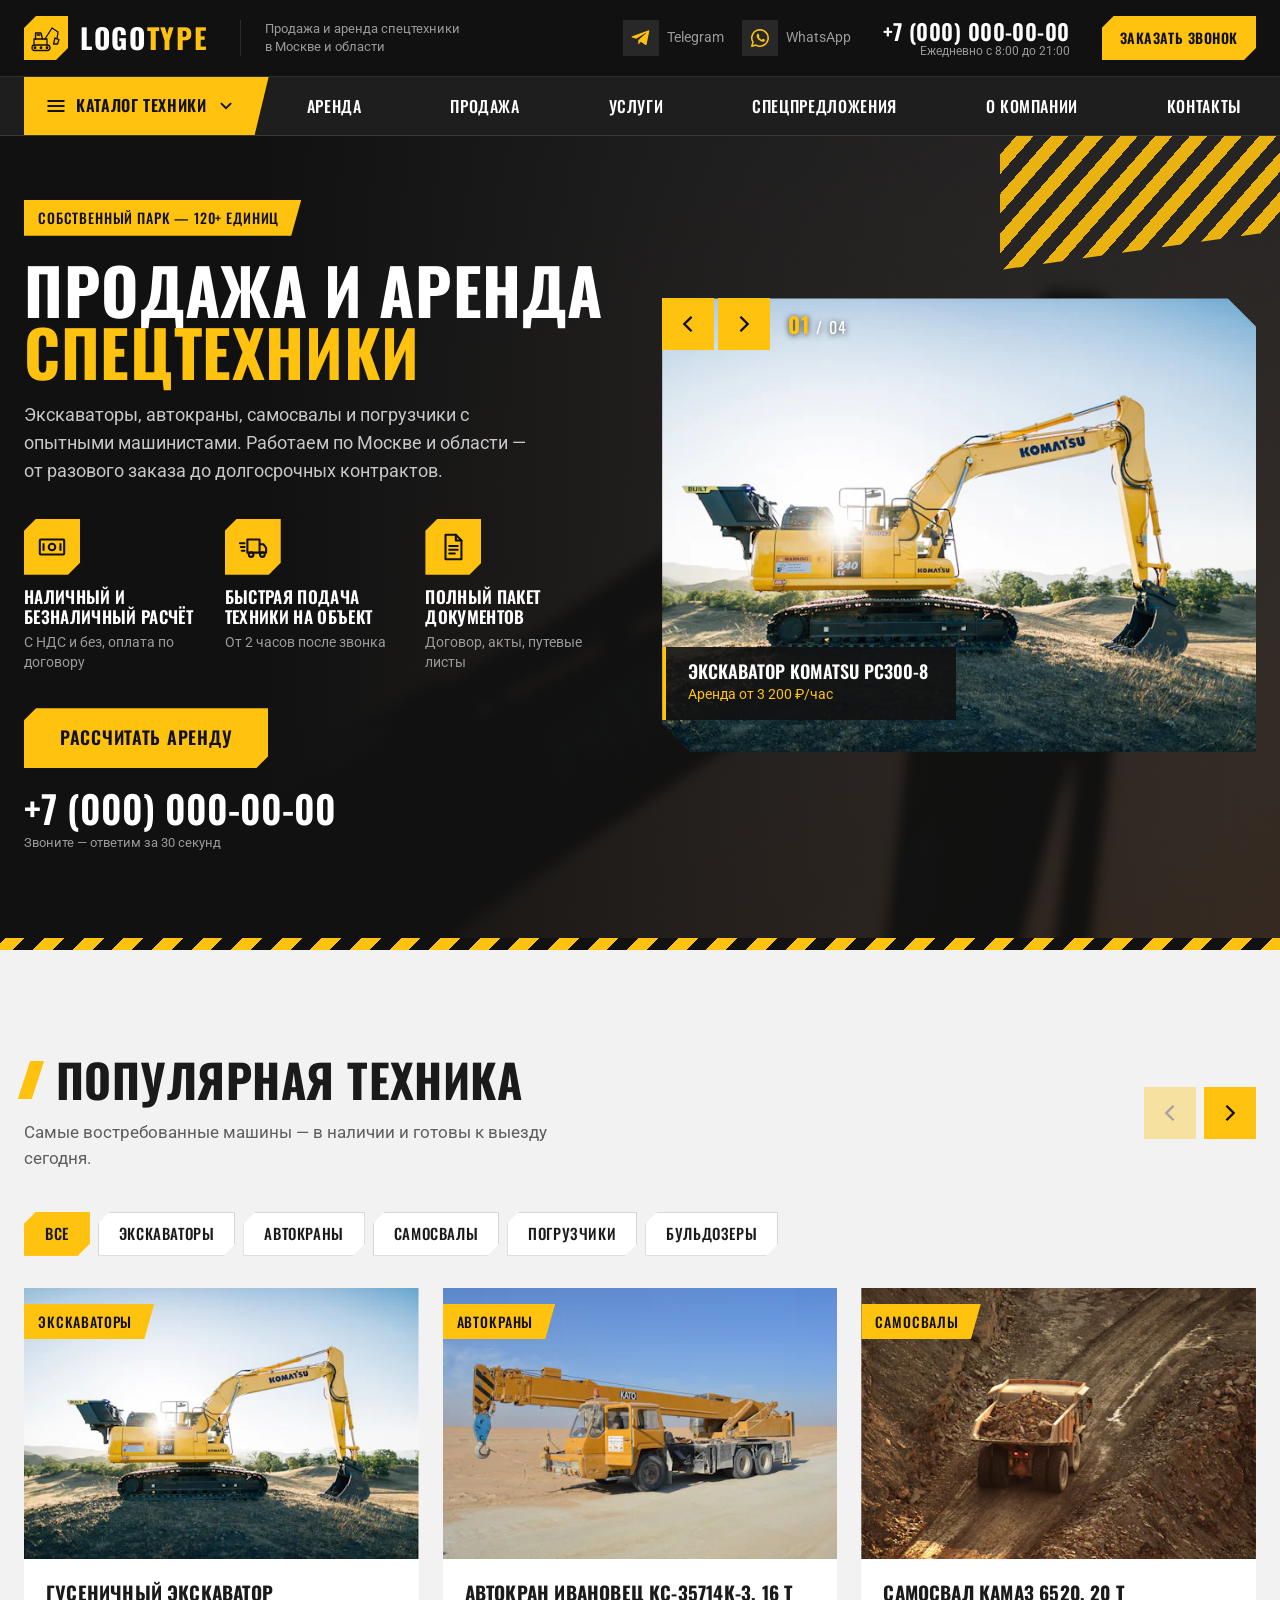
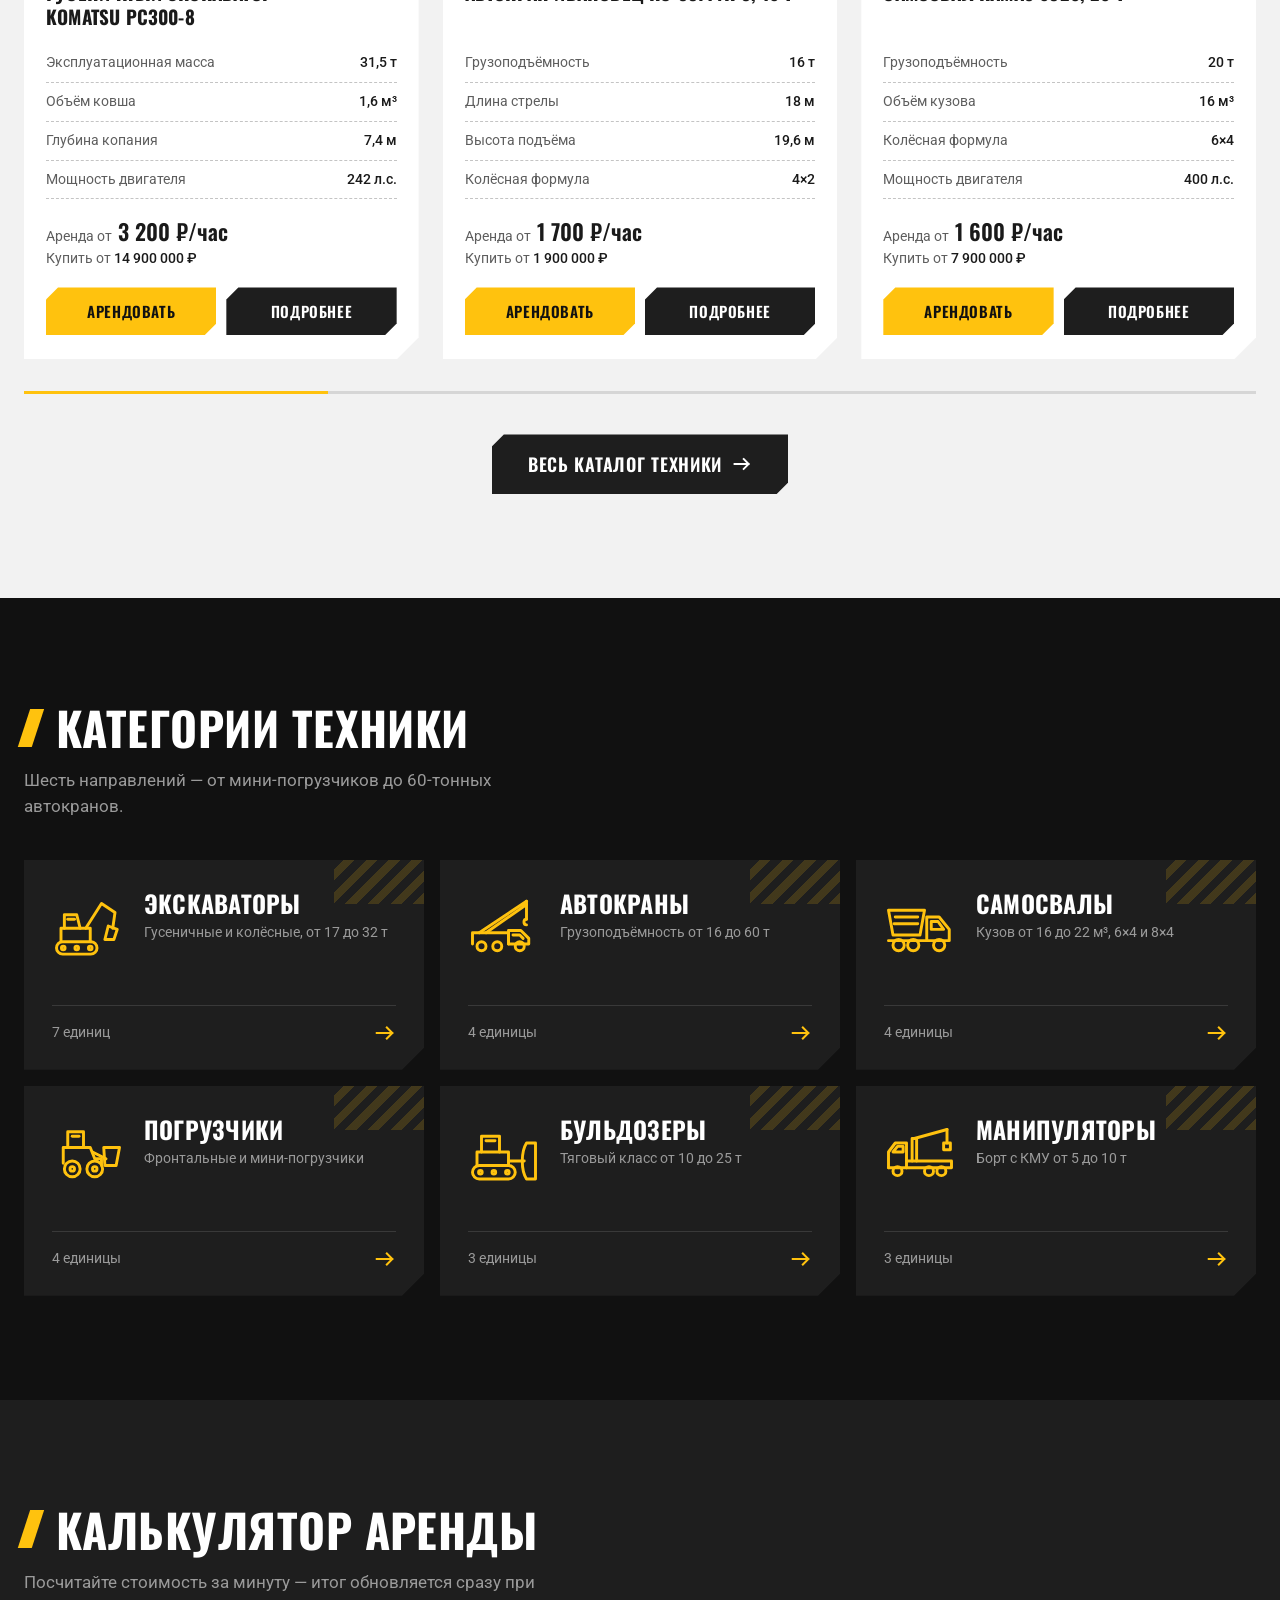
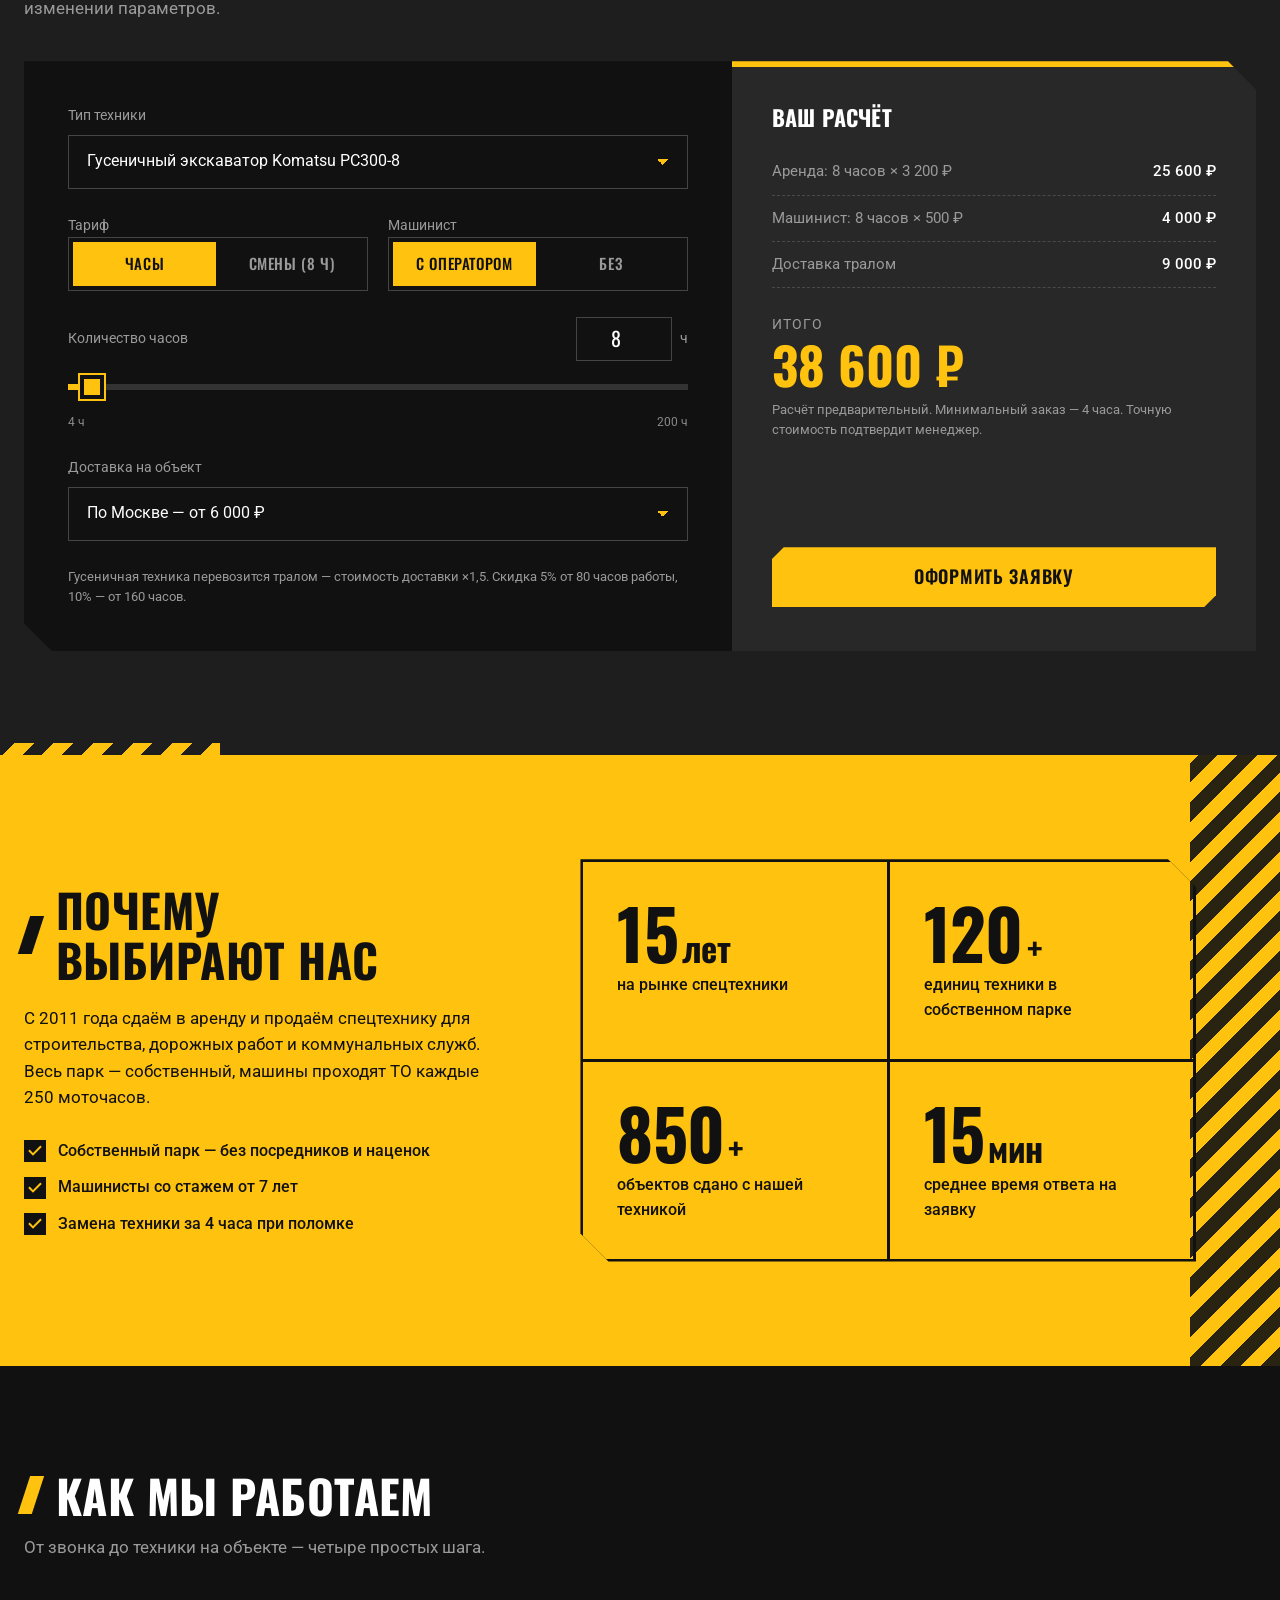
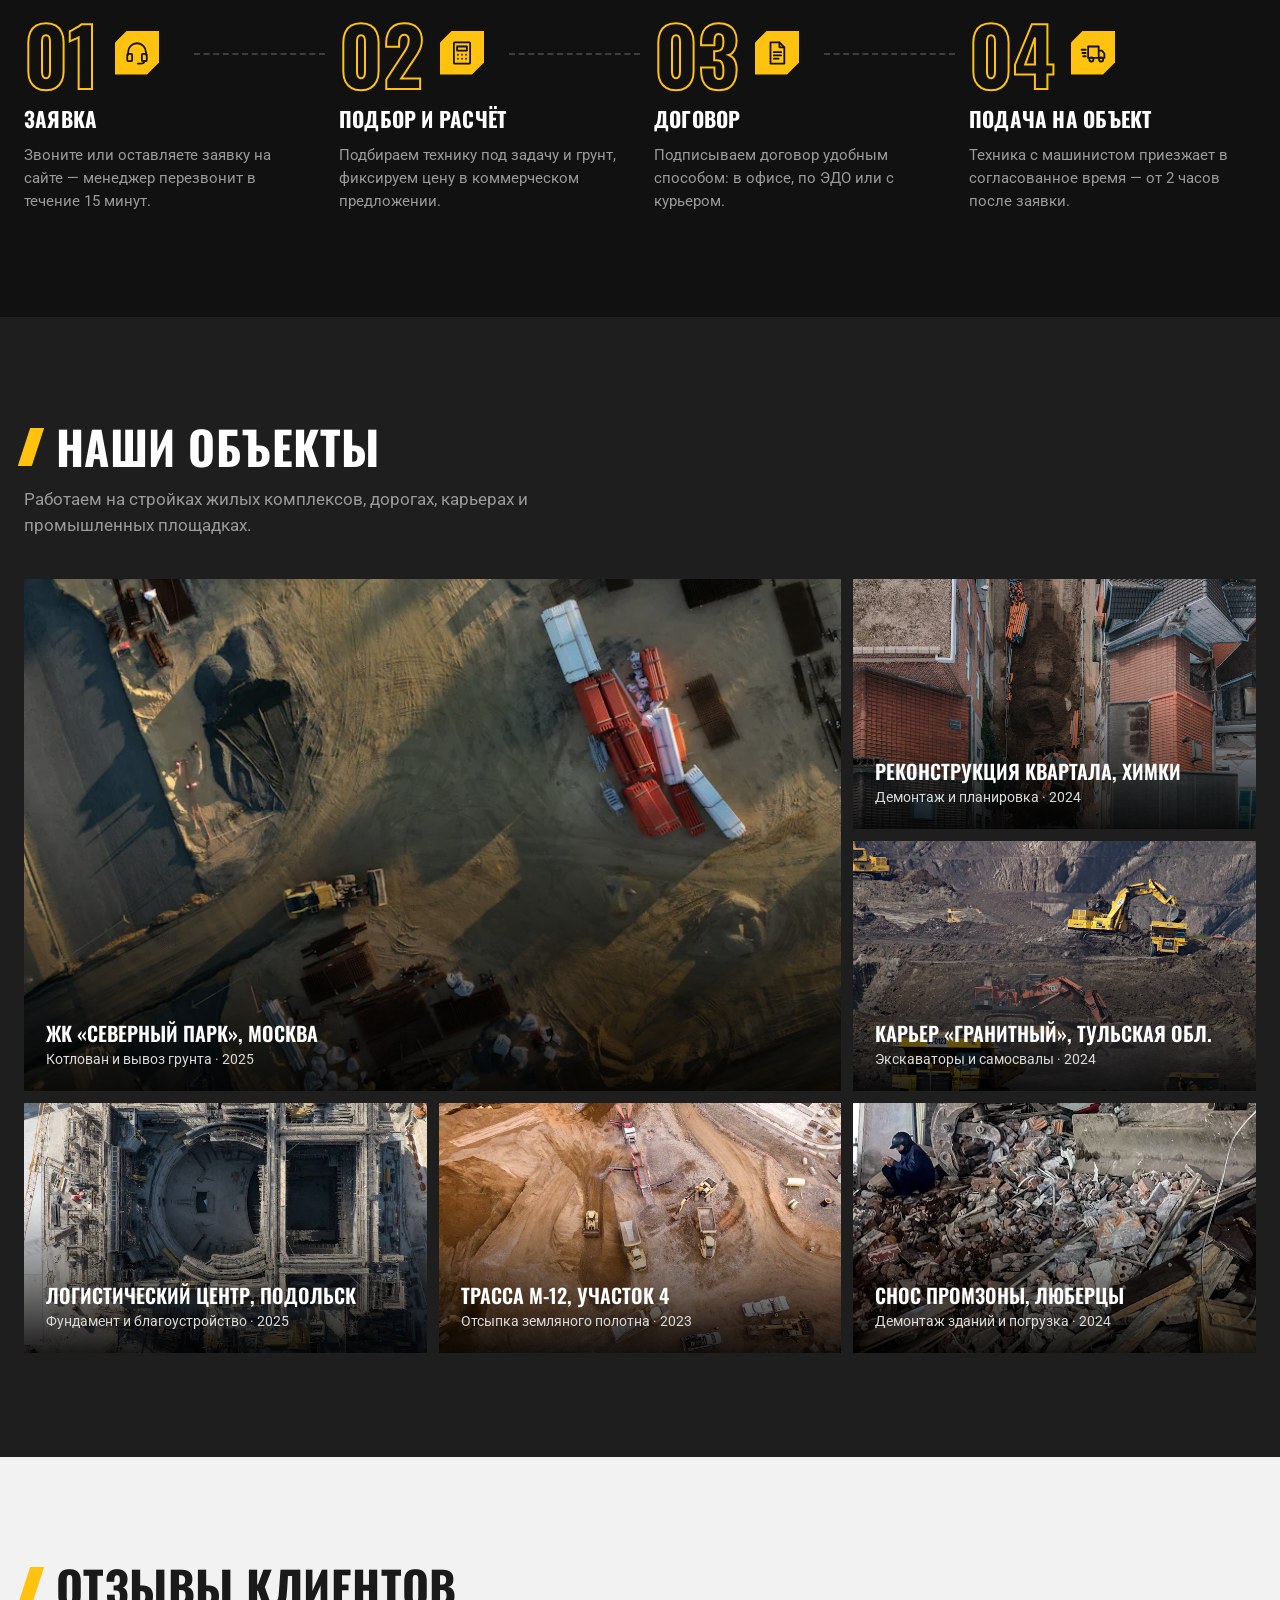
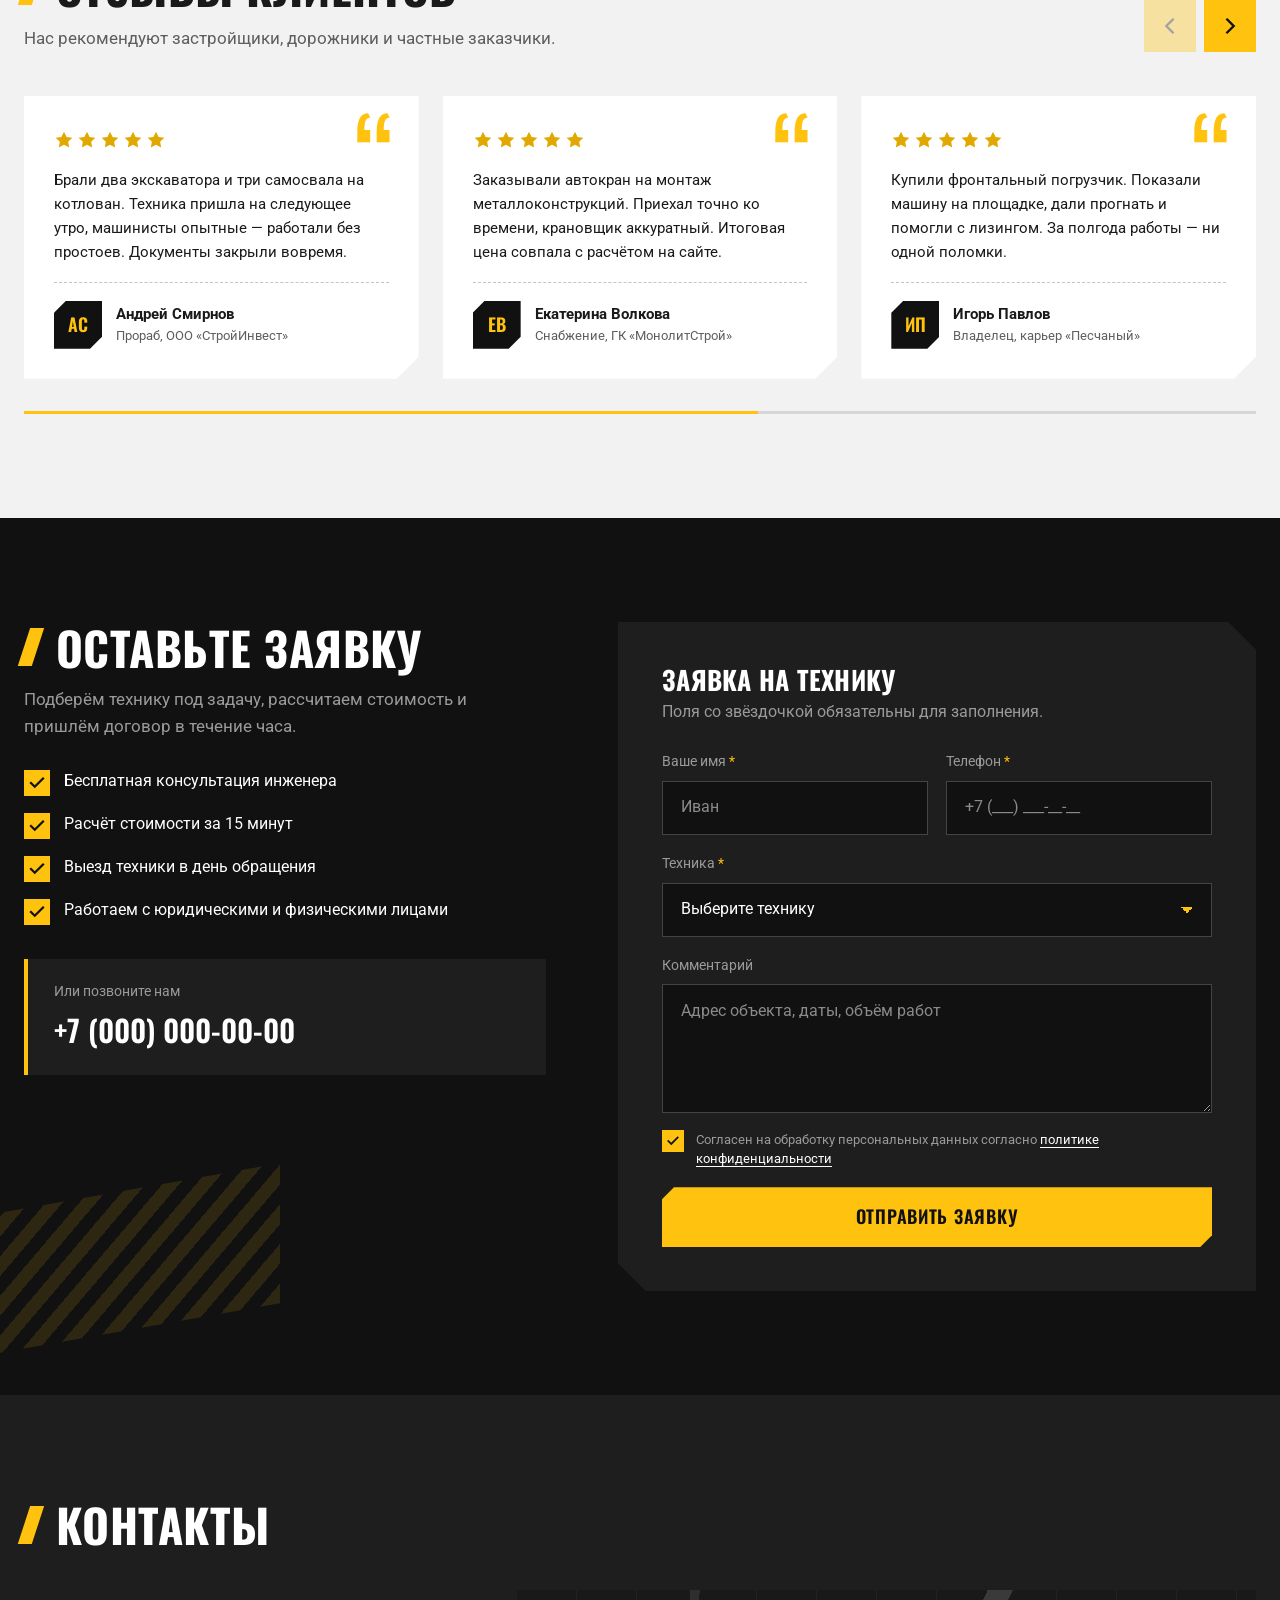
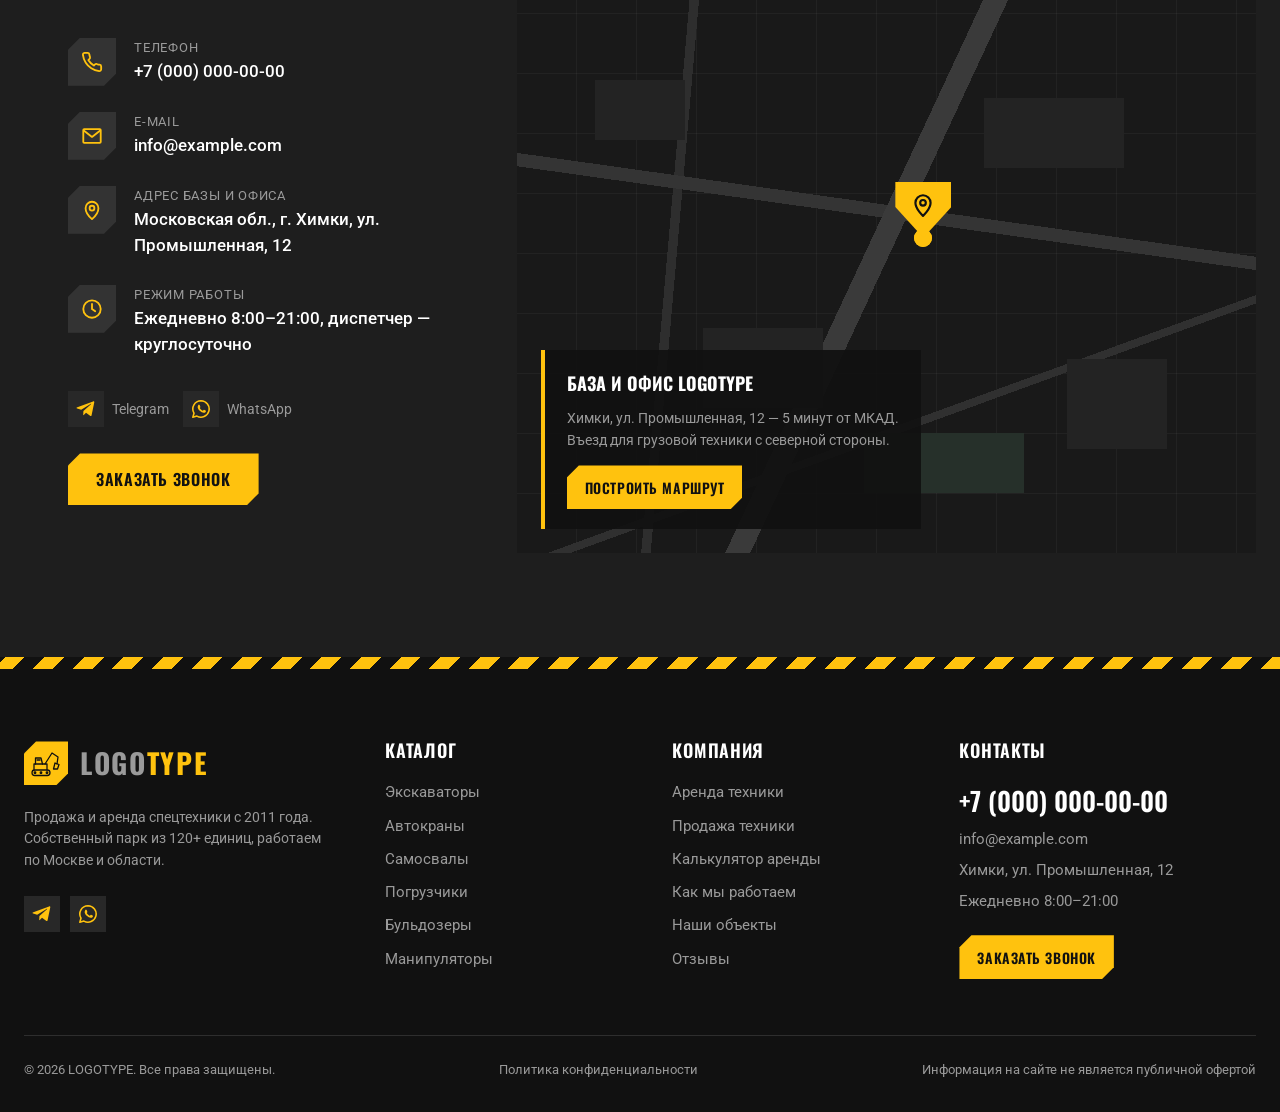
<file: index.html>
<!doctype html>
<html lang="ru">
<head>
  <meta charset="utf-8">
  <meta name="viewport" content="width=device-width, initial-scale=1">
  <title>Продажа и аренда спецтехники в Москве — LOGOTYPE</title>
  <meta name="description" content="Аренда и продажа экскаваторов, автокранов, самосвалов, погрузчиков и бульдозеров. Собственный парк 120+ единиц, подача техники на объект от 2 часов, наличный и безналичный расчёт.">
  <meta name="theme-color" content="#111111">
  <meta property="og:type" content="website">
  <meta property="og:title" content="Продажа и аренда спецтехники — LOGOTYPE">
  <meta property="og:description" content="Экскаваторы, автокраны, самосвалы и погрузчики с машинистами. Подача от 2 часов.">
  <meta property="og:image" content="img/hero/komatsu-pc300.webp">
  <link rel="icon" href="img/favicon.svg" type="image/svg+xml">
  <link rel="preload" href="css/fonts/oswald-cyrillic.woff2" as="font" type="font/woff2" crossorigin>
  <link rel="preload" href="css/fonts/oswald-latin.woff2" as="font" type="font/woff2" crossorigin>
  <link rel="preload" href="css/fonts/roboto-cyrillic.woff2" as="font" type="font/woff2" crossorigin>
  <link rel="preload" as="image" href="img/hero/komatsu-pc300.webp" imagesrcset="img/hero/komatsu-pc300-700.webp 700w, img/hero/komatsu-pc300.webp 1100w" imagesizes="(max-width: 991px) 94vw, 50vw" fetchpriority="high">
  <link rel="stylesheet" href="css/style.css">
  <script>document.documentElement.classList.add('js');</script>
</head>
<body>
  <a class="skip-link" href="#main">Перейти к содержанию</a>

  <!-- ===== Шапка ===== -->
  <header class="header">
    <div class="header__top">
      <div class="container header__top-inner">
        <a class="logo" href="index.html" aria-label="LOGOTYPE — на главную">
          <span class="logo__mark"><svg class="icon" aria-hidden="true"><use href="img/icons.svg#i-excavator"></use></svg></span>
          <span class="logo__text">LOGO<span>TYPE</span></span>
        </a>
        <p class="header__tagline">Продажа и аренда спецтехники в Москве и области</p>
        <div class="header__socials">
          <a class="social-link" href="https://t.me/" target="_blank" rel="noopener" aria-label="Написать в Telegram">
            <span class="social-link__icon"><svg class="icon" aria-hidden="true"><use href="img/icons.svg#i-telegram"></use></svg></span>
            <span class="social-link__text">Telegram</span>
          </a>
          <a class="social-link" href="https://wa.me/70000000000" target="_blank" rel="noopener" aria-label="Написать в WhatsApp">
            <span class="social-link__icon"><svg class="icon" aria-hidden="true"><use href="img/icons.svg#i-whatsapp"></use></svg></span>
            <span class="social-link__text">WhatsApp</span>
          </a>
        </div>
        <div class="header__contact">
          <a class="header__phone" href="tel:+70000000000">+7 (000) 000-00-00</a>
          <span class="header__hours">Ежедневно с 8:00 до 21:00</span>
        </div>
        <button class="btn btn--sm header__callback" type="button" data-modal="callback">Заказать звонок</button>
        <a class="header__phone-icon" href="tel:+70000000000" aria-label="Позвонить: +7 (000) 000-00-00">
          <svg class="icon" aria-hidden="true"><use href="img/icons.svg#i-phone"></use></svg>
        </a>
        <button class="burger" type="button" aria-label="Открыть меню" aria-expanded="false" aria-controls="site-nav">
          <svg class="icon" aria-hidden="true"><use href="img/icons.svg#i-menu"></use></svg>
        </button>
      </div>
    </div>

    <div class="header__nav" id="site-nav">
      <div class="container">
        <nav class="nav" aria-label="Основное меню">
          <div class="nav__head">
            <a class="logo" href="index.html" aria-label="LOGOTYPE — на главную">
              <span class="logo__mark"><svg class="icon" aria-hidden="true"><use href="img/icons.svg#i-excavator"></use></svg></span>
              <span class="logo__text">LOGO<span>TYPE</span></span>
            </a>
            <button class="nav__close" type="button" aria-label="Закрыть меню">
              <svg class="icon" aria-hidden="true"><use href="img/icons.svg#i-close"></use></svg>
            </button>
          </div>

          <div class="catalog-dd">
            <button class="btn catalog-dd__btn" type="button" aria-expanded="false" aria-controls="catalog-menu">
              <svg class="icon" aria-hidden="true"><use href="img/icons.svg#i-menu"></use></svg>
              Каталог техники
              <svg class="icon" aria-hidden="true"><use href="img/icons.svg#i-chevron-down"></use></svg>
            </button>
            <div class="catalog-dd__menu" id="catalog-menu">
              <ul>
                <li><a class="catalog-dd__link" href="catalog.html?cat=excavators"><svg class="icon" aria-hidden="true"><use href="img/icons.svg#i-excavator"></use></svg><span class="catalog-dd__name">Экскаваторы</span><span class="catalog-dd__count" data-cat-count="excavators"></span></a></li>
                <li><a class="catalog-dd__link" href="catalog.html?cat=cranes"><svg class="icon" aria-hidden="true"><use href="img/icons.svg#i-crane"></use></svg><span class="catalog-dd__name">Автокраны</span><span class="catalog-dd__count" data-cat-count="cranes"></span></a></li>
                <li><a class="catalog-dd__link" href="catalog.html?cat=dump-trucks"><svg class="icon" aria-hidden="true"><use href="img/icons.svg#i-dump"></use></svg><span class="catalog-dd__name">Самосвалы</span><span class="catalog-dd__count" data-cat-count="dump-trucks"></span></a></li>
                <li><a class="catalog-dd__link" href="catalog.html?cat=loaders"><svg class="icon" aria-hidden="true"><use href="img/icons.svg#i-loader"></use></svg><span class="catalog-dd__name">Погрузчики</span><span class="catalog-dd__count" data-cat-count="loaders"></span></a></li>
                <li><a class="catalog-dd__link" href="catalog.html?cat=bulldozers"><svg class="icon" aria-hidden="true"><use href="img/icons.svg#i-bulldozer"></use></svg><span class="catalog-dd__name">Бульдозеры</span><span class="catalog-dd__count" data-cat-count="bulldozers"></span></a></li>
                <li><a class="catalog-dd__link" href="catalog.html?cat=manipulators"><svg class="icon" aria-hidden="true"><use href="img/icons.svg#i-manipulator"></use></svg><span class="catalog-dd__name">Манипуляторы</span><span class="catalog-dd__count" data-cat-count="manipulators"></span></a></li>
              </ul>
              <a class="catalog-dd__all" href="catalog.html">Весь каталог <svg class="icon" aria-hidden="true"><use href="img/icons.svg#i-arrow-long"></use></svg></a>
            </div>
          </div>

          <ul class="nav__list">
            <li><a class="nav__link" href="catalog.html?mode=rent">Аренда</a></li>
            <li><a class="nav__link" href="catalog.html?mode=buy">Продажа</a></li>
            <li><a class="nav__link" href="#steps">Услуги</a></li>
            <li><a class="nav__link" href="#popular">Спецпредложения</a></li>
            <li><a class="nav__link" href="#why">О компании</a></li>
            <li><a class="nav__link" href="#contacts">Контакты</a></li>
          </ul>

          <div class="nav__extra">
            <a class="header__phone" href="tel:+70000000000">+7 (000) 000-00-00</a>
            <span class="header__hours">Ежедневно с 8:00 до 21:00</span>
            <div class="header__socials">
              <a class="social-link" href="https://t.me/" target="_blank" rel="noopener"><span class="social-link__icon"><svg class="icon" aria-hidden="true"><use href="img/icons.svg#i-telegram"></use></svg></span>Telegram</a>
              <a class="social-link" href="https://wa.me/70000000000" target="_blank" rel="noopener"><span class="social-link__icon"><svg class="icon" aria-hidden="true"><use href="img/icons.svg#i-whatsapp"></use></svg></span>WhatsApp</a>
            </div>
            <button class="btn btn--block" type="button" data-modal="callback">Заказать звонок</button>
          </div>
        </nav>
      </div>
    </div>
    <div class="nav-backdrop" aria-hidden="true"></div>
  </header>

  <main id="main">
    <!-- ===== Hero ===== -->
    <section class="hero" aria-labelledby="hero-title">
      <div class="hero__bg" aria-hidden="true"></div>
      <div class="container hero__grid">
        <div class="hero__content">
          <span class="plate">Собственный парк — 120+ единиц</span>
          <h1 class="hero__title" id="hero-title">Продажа и аренда <span class="accent">спецтехники</span></h1>
          <p class="hero__subtitle">Экскаваторы, автокраны, самосвалы и погрузчики с опытными машинистами. Работаем по Москве и области — от разового заказа до долгосрочных контрактов.</p>

          <ul class="hero__features">
            <li class="feature">
              <span class="feature__icon"><svg class="icon" aria-hidden="true"><use href="img/icons.svg#i-cash"></use></svg></span>
              <div>
                <p class="feature__title">Наличный и безналичный расчёт</p>
                <p class="feature__text">С НДС и без, оплата по договору</p>
              </div>
            </li>
            <li class="feature">
              <span class="feature__icon"><svg class="icon" aria-hidden="true"><use href="img/icons.svg#i-truck-fast"></use></svg></span>
              <div>
                <p class="feature__title">Быстрая подача техники на объект</p>
                <p class="feature__text">От 2 часов после звонка</p>
              </div>
            </li>
            <li class="feature">
              <span class="feature__icon"><svg class="icon" aria-hidden="true"><use href="img/icons.svg#i-docs"></use></svg></span>
              <div>
                <p class="feature__title">Полный пакет документов</p>
                <p class="feature__text">Договор, акты, путевые листы</p>
              </div>
            </li>
          </ul>

          <div class="hero__cta">
            <a class="btn btn--lg" href="#calc">Рассчитать аренду</a>
            <div class="hero__phone">
              <a href="tel:+70000000000">+7 (000) 000-00-00</a>
              <span>Звоните — ответим за 30 секунд</span>
            </div>
          </div>
        </div>

        <div class="hero-slider" role="region" aria-roledescription="карусель" aria-label="Техника в наличии">
          <div class="hero-slider__frame">
            <div class="hero-slide is-active" role="group" aria-roledescription="слайд" aria-label="1 из 4">
              <img src="img/hero/komatsu-pc300.webp" srcset="img/hero/komatsu-pc300-700.webp 700w, img/hero/komatsu-pc300.webp 1100w" sizes="(max-width: 991px) 94vw, 50vw" width="1100" height="800" fetchpriority="high" alt="Гусеничный экскаватор Komatsu PC300-8 на строительной площадке">
              <a class="hero-slide__caption" href="machine.html?id=komatsu-pc300"><b>Экскаватор Komatsu PC300-8</b><span>Аренда от 3 200 ₽/час</span></a>
            </div>
            <div class="hero-slide" role="group" aria-roledescription="слайд" aria-label="2 из 4" inert>
              <img src="[data-uri]" data-srcset="img/hero/ivanovets-16-700.webp 700w, img/hero/ivanovets-16.webp 1100w" sizes="(max-width: 991px) 94vw, 50vw" width="1100" height="800" decoding="async" alt="Жёлтый автокран с поднятой стрелой на площадке">
              <a class="hero-slide__caption" href="machine.html?id=ivanovets-16"><b>Автокран Ивановец, 16 т</b><span>Аренда от 1 700 ₽/час</span></a>
            </div>
            <div class="hero-slide" role="group" aria-roledescription="слайд" aria-label="3 из 4" inert>
              <img src="[data-uri]" data-srcset="img/hero/cat-950-700.webp 700w, img/hero/cat-950.webp 1100w" sizes="(max-width: 991px) 94vw, 50vw" width="1100" height="800" decoding="async" alt="Фронтальный погрузчик CAT на площадке техники">
              <a class="hero-slide__caption" href="machine.html?id=cat-950"><b>Погрузчик CAT 950GC</b><span>Аренда от 2 300 ₽/час</span></a>
            </div>
            <div class="hero-slide" role="group" aria-roledescription="слайд" aria-label="4 из 4" inert>
              <img src="[data-uri]" data-srcset="img/hero/kamaz-6520-700.webp 700w, img/hero/kamaz-6520.webp 1100w" sizes="(max-width: 991px) 94vw, 50vw" width="1100" height="800" decoding="async" alt="Самосвал с грунтом едет по карьерной дороге">
              <a class="hero-slide__caption" href="machine.html?id=kamaz-6520"><b>Самосвал КАМАЗ 6520, 20 т</b><span>Аренда от 1 600 ₽/час</span></a>
            </div>
          </div>
          <div class="hero-slider__controls">
            <button class="arrow-btn" type="button" data-hero="prev" aria-label="Предыдущий слайд"><svg class="icon" aria-hidden="true"><use href="img/icons.svg#i-arrow-left"></use></svg></button>
            <button class="arrow-btn" type="button" data-hero="next" aria-label="Следующий слайд"><svg class="icon" aria-hidden="true"><use href="img/icons.svg#i-arrow-right"></use></svg></button>
            <p class="hero-slider__counter"><b data-hero-current>01</b> / <span data-hero-total>04</span></p>
          </div>
        </div>
      </div>
    </section>
    <div class="hazard" aria-hidden="true"></div>

    <!-- ===== Популярная техника ===== -->
    <section class="section section--light popular" id="popular" aria-labelledby="popular-title">
      <div class="container">
        <div class="section-head">
          <div>
            <h2 class="section-title" id="popular-title">Популярная техника</h2>
            <p class="section-lead">Самые востребованные машины — в наличии и готовы к выезду сегодня.</p>
          </div>
          <div class="arrows">
            <button class="arrow-btn" type="button" data-pop="prev" aria-label="Предыдущие карточки" aria-controls="popular-track"><svg class="icon" aria-hidden="true"><use href="img/icons.svg#i-arrow-left"></use></svg></button>
            <button class="arrow-btn" type="button" data-pop="next" aria-label="Следующие карточки" aria-controls="popular-track"><svg class="icon" aria-hidden="true"><use href="img/icons.svg#i-arrow-right"></use></svg></button>
          </div>
        </div>

        <div class="tabs popular__tabs" role="group" aria-label="Фильтр по типу техники">
          <button class="tab" type="button" data-filter="all" aria-pressed="true">Все</button>
          <button class="tab" type="button" data-filter="excavators" aria-pressed="false">Экскаваторы</button>
          <button class="tab" type="button" data-filter="cranes" aria-pressed="false">Автокраны</button>
          <button class="tab" type="button" data-filter="dump-trucks" aria-pressed="false">Самосвалы</button>
          <button class="tab" type="button" data-filter="loaders" aria-pressed="false">Погрузчики</button>
          <button class="tab" type="button" data-filter="bulldozers" aria-pressed="false">Бульдозеры</button>
        </div>
        <p class="visually-hidden" id="popular-status" role="status"></p>

        <div class="scroller" id="popular-track"></div>
        <div class="scroller-progress" aria-hidden="true"><span data-pop="progress"></span></div>

        <div class="popular__footer">
          <a class="btn btn--dark btn--lg" href="catalog.html">Весь каталог техники <svg class="icon" aria-hidden="true"><use href="img/icons.svg#i-arrow-long"></use></svg></a>
        </div>
      </div>
    </section>

    <!-- ===== Категории ===== -->
    <section class="section" id="categories" aria-labelledby="cat-title">
      <div class="container">
        <div class="section-head">
          <div>
            <h2 class="section-title" id="cat-title">Категории техники</h2>
            <p class="section-lead">Шесть направлений — от мини-погрузчиков до 60-тонных автокранов.</p>
          </div>
        </div>
        <ul class="cat-grid">
          <li class="reveal">
            <a class="cat-tile" href="catalog.html?cat=excavators">
              <svg class="cat-tile__icon" aria-hidden="true"><use href="img/icons.svg#i-excavator"></use></svg>
              <h3 class="cat-tile__name">Экскаваторы</h3>
              <p class="cat-tile__text">Гусеничные и колёсные, от 17 до 32 т</p>
              <span class="cat-tile__foot"><span data-cat-units="excavators">7 единиц</span><svg class="icon" aria-hidden="true"><use href="img/icons.svg#i-arrow-long"></use></svg></span>
            </a>
          </li>
          <li class="reveal" data-delay="1">
            <a class="cat-tile" href="catalog.html?cat=cranes">
              <svg class="cat-tile__icon" aria-hidden="true"><use href="img/icons.svg#i-crane"></use></svg>
              <h3 class="cat-tile__name">Автокраны</h3>
              <p class="cat-tile__text">Грузоподъёмность от 16 до 60 т</p>
              <span class="cat-tile__foot"><span data-cat-units="cranes">4 единицы</span><svg class="icon" aria-hidden="true"><use href="img/icons.svg#i-arrow-long"></use></svg></span>
            </a>
          </li>
          <li class="reveal" data-delay="2">
            <a class="cat-tile" href="catalog.html?cat=dump-trucks">
              <svg class="cat-tile__icon" aria-hidden="true"><use href="img/icons.svg#i-dump"></use></svg>
              <h3 class="cat-tile__name">Самосвалы</h3>
              <p class="cat-tile__text">Кузов от 16 до 22 м³, 6×4 и 8×4</p>
              <span class="cat-tile__foot"><span data-cat-units="dump-trucks">4 единицы</span><svg class="icon" aria-hidden="true"><use href="img/icons.svg#i-arrow-long"></use></svg></span>
            </a>
          </li>
          <li class="reveal">
            <a class="cat-tile" href="catalog.html?cat=loaders">
              <svg class="cat-tile__icon" aria-hidden="true"><use href="img/icons.svg#i-loader"></use></svg>
              <h3 class="cat-tile__name">Погрузчики</h3>
              <p class="cat-tile__text">Фронтальные и мини-погрузчики</p>
              <span class="cat-tile__foot"><span data-cat-units="loaders">4 единицы</span><svg class="icon" aria-hidden="true"><use href="img/icons.svg#i-arrow-long"></use></svg></span>
            </a>
          </li>
          <li class="reveal" data-delay="1">
            <a class="cat-tile" href="catalog.html?cat=bulldozers">
              <svg class="cat-tile__icon" aria-hidden="true"><use href="img/icons.svg#i-bulldozer"></use></svg>
              <h3 class="cat-tile__name">Бульдозеры</h3>
              <p class="cat-tile__text">Тяговый класс от 10 до 25 т</p>
              <span class="cat-tile__foot"><span data-cat-units="bulldozers">3 единицы</span><svg class="icon" aria-hidden="true"><use href="img/icons.svg#i-arrow-long"></use></svg></span>
            </a>
          </li>
          <li class="reveal" data-delay="2">
            <a class="cat-tile" href="catalog.html?cat=manipulators">
              <svg class="cat-tile__icon" aria-hidden="true"><use href="img/icons.svg#i-manipulator"></use></svg>
              <h3 class="cat-tile__name">Манипуляторы</h3>
              <p class="cat-tile__text">Борт с КМУ от 5 до 10 т</p>
              <span class="cat-tile__foot"><span data-cat-units="manipulators">3 единицы</span><svg class="icon" aria-hidden="true"><use href="img/icons.svg#i-arrow-long"></use></svg></span>
            </a>
          </li>
        </ul>
      </div>
    </section>

    <!-- ===== Калькулятор ===== -->
    <section class="section section--graphite calc-section" id="calc" aria-labelledby="calc-title">
      <div class="container">
        <div class="section-head">
          <div>
            <h2 class="section-title" id="calc-title">Калькулятор аренды</h2>
            <p class="section-lead">Посчитайте стоимость за минуту — итог обновляется сразу при изменении параметров.</p>
          </div>
        </div>

        <div class="calc reveal">
          <form class="calc__form" id="calc-form" aria-label="Параметры аренды">
            <div class="field">
              <label class="field__label" for="calc-machine">Тип техники</label>
              <select class="select" id="calc-machine" name="machine"></select>
            </div>

            <div class="calc__row">
              <fieldset class="field">
                <legend class="field__label">Тариф</legend>
                <div class="segmented">
                  <label><input type="radio" name="unit" value="hour" checked><span>Часы</span></label>
                  <label><input type="radio" name="unit" value="shift"><span>Смены (8 ч)</span></label>
                </div>
              </fieldset>
              <fieldset class="field">
                <legend class="field__label">Машинист</legend>
                <div class="segmented">
                  <label><input type="radio" name="operator" value="yes" checked><span>С оператором</span></label>
                  <label><input type="radio" name="operator" value="no"><span>Без</span></label>
                </div>
              </fieldset>
            </div>

            <div class="range-field">
              <div class="range-field__head">
                <label class="field__label" for="calc-qty-range" id="calc-qty-label">Количество часов</label>
                <div class="range-field__value">
                  <input class="input" type="number" id="calc-qty" name="qty" min="4" max="200" value="8" inputmode="numeric" aria-labelledby="calc-qty-label">
                  <span id="calc-qty-unit">ч</span>
                </div>
              </div>
              <input class="range" type="range" id="calc-qty-range" min="4" max="200" step="1" value="8">
              <div class="range-field__scale" aria-hidden="true"><span id="calc-min">4 ч</span><span id="calc-max">200 ч</span></div>
            </div>

            <div class="field">
              <label class="field__label" for="calc-delivery">Доставка на объект</label>
              <select class="select" id="calc-delivery" name="delivery">
                <option value="0">Самовывоз с нашей базы</option>
                <option value="6000" selected>По Москве — от 6 000 ₽</option>
                <option value="12000">До 50 км от МКАД — от 12 000 ₽</option>
                <option value="20000">До 100 км от МКАД — от 20 000 ₽</option>
              </select>
            </div>
            <p class="calc__hint" id="calc-hint"></p>
          </form>

          <div class="calc__result">
            <h3>Ваш расчёт</h3>
            <dl class="calc__lines" id="calc-lines"></dl>
            <p class="calc__total"><span>Итого</span><output id="calc-total" for="calc-machine calc-qty calc-delivery" aria-live="polite">0 ₽</output></p>
            <p class="calc__note">Расчёт предварительный. Минимальный заказ — 4 часа. Точную стоимость подтвердит менеджер.</p>
            <a class="btn btn--lg btn--block" href="#request" id="calc-order">Оформить заявку</a>
          </div>
        </div>
      </div>
    </section>

    <!-- ===== Почему мы ===== -->
    <section class="section section--yellow why" id="why" aria-labelledby="why-title">
      <div class="container why__grid">
        <div class="reveal">
          <h2 class="section-title" id="why-title">Почему выбирают нас</h2>
          <p class="why__text">С 2011 года сдаём в аренду и продаём спецтехнику для строительства, дорожных работ и коммунальных служб. Весь парк — собственный, машины проходят ТО каждые 250 моточасов.</p>
          <ul class="why__list">
            <li><svg class="icon" aria-hidden="true"><use href="img/icons.svg#i-check"></use></svg>Собственный парк — без посредников и наценок</li>
            <li><svg class="icon" aria-hidden="true"><use href="img/icons.svg#i-check"></use></svg>Машинисты со стажем от 7 лет</li>
            <li><svg class="icon" aria-hidden="true"><use href="img/icons.svg#i-check"></use></svg>Замена техники за 4 часа при поломке</li>
          </ul>
        </div>
        <div class="stats reveal" data-delay="1">
          <div class="stat">
            <p class="stat__num"><span data-count="15">15</span><small>лет</small></p>
            <p class="stat__label">на рынке спецтехники</p>
          </div>
          <div class="stat">
            <p class="stat__num"><span data-count="120">120</span><small>+</small></p>
            <p class="stat__label">единиц техники в собственном парке</p>
          </div>
          <div class="stat">
            <p class="stat__num"><span data-count="850">850</span><small>+</small></p>
            <p class="stat__label">объектов сдано с нашей техникой</p>
          </div>
          <div class="stat">
            <p class="stat__num"><span data-count="15">15</span><small>мин</small></p>
            <p class="stat__label">среднее время ответа на заявку</p>
          </div>
        </div>
      </div>
    </section>

    <!-- ===== Как мы работаем ===== -->
    <section class="section" id="steps" aria-labelledby="steps-title">
      <div class="container">
        <div class="section-head">
          <div>
            <h2 class="section-title" id="steps-title">Как мы работаем</h2>
            <p class="section-lead">От звонка до техники на объекте — четыре простых шага.</p>
          </div>
        </div>
        <ol class="steps">
          <li class="step reveal">
            <span class="step__num" aria-hidden="true">01</span>
            <span class="step__icon"><svg class="icon" aria-hidden="true"><use href="img/icons.svg#i-headset"></use></svg></span>
            <h3 class="step__title">Заявка</h3>
            <p class="step__text">Звоните или оставляете заявку на сайте — менеджер перезвонит в течение 15 минут.</p>
          </li>
          <li class="step reveal" data-delay="1">
            <span class="step__num" aria-hidden="true">02</span>
            <span class="step__icon"><svg class="icon" aria-hidden="true"><use href="img/icons.svg#i-calc"></use></svg></span>
            <h3 class="step__title">Подбор и расчёт</h3>
            <p class="step__text">Подбираем технику под задачу и грунт, фиксируем цену в коммерческом предложении.</p>
          </li>
          <li class="step reveal" data-delay="2">
            <span class="step__num" aria-hidden="true">03</span>
            <span class="step__icon"><svg class="icon" aria-hidden="true"><use href="img/icons.svg#i-docs"></use></svg></span>
            <h3 class="step__title">Договор</h3>
            <p class="step__text">Подписываем договор удобным способом: в офисе, по ЭДО или с курьером.</p>
          </li>
          <li class="step reveal" data-delay="3">
            <span class="step__num" aria-hidden="true">04</span>
            <span class="step__icon"><svg class="icon" aria-hidden="true"><use href="img/icons.svg#i-truck-fast"></use></svg></span>
            <h3 class="step__title">Подача на объект</h3>
            <p class="step__text">Техника с машинистом приезжает в согласованное время — от 2 часов после заявки.</p>
          </li>
        </ol>
      </div>
    </section>

    <!-- ===== Наши объекты ===== -->
    <section class="section section--graphite" id="objects" aria-labelledby="objects-title">
      <div class="container">
        <div class="section-head">
          <div>
            <h2 class="section-title" id="objects-title">Наши объекты</h2>
            <p class="section-lead">Работаем на стройках жилых комплексов, дорогах, карьерах и промышленных площадках.</p>
          </div>
        </div>
        <ul class="objects-grid">
          <li class="reveal">
            <button class="object" type="button" data-object="0">
              <img src="img/objects/obj-1.webp" width="800" height="600" loading="lazy" decoding="async" alt="Техника на котловане жилого комплекса, вид сверху">
              <span class="object__zoom" aria-hidden="true"><svg class="icon" aria-hidden="true"><use href="img/icons.svg#i-zoom"></use></svg></span>
              <span class="object__caption"><b>ЖК «Северный парк», Москва</b><span>Котлован и вывоз грунта · 2025</span></span>
            </button>
          </li>
          <li class="reveal" data-delay="1">
            <button class="object" type="button" data-object="1">
              <img src="img/objects/obj-2.webp" width="800" height="600" loading="lazy" decoding="async" alt="Стройплощадка между жилыми домами, вид сверху">
              <span class="object__zoom" aria-hidden="true"><svg class="icon" aria-hidden="true"><use href="img/icons.svg#i-zoom"></use></svg></span>
              <span class="object__caption"><b>Реконструкция квартала, Химки</b><span>Демонтаж и планировка · 2024</span></span>
            </button>
          </li>
          <li class="reveal" data-delay="2">
            <button class="object" type="button" data-object="2">
              <img src="img/objects/obj-3.webp" width="800" height="600" loading="lazy" decoding="async" alt="Экскаваторы и карьерные самосвалы в карьере">
              <span class="object__zoom" aria-hidden="true"><svg class="icon" aria-hidden="true"><use href="img/icons.svg#i-zoom"></use></svg></span>
              <span class="object__caption"><b>Карьер «Гранитный», Тульская обл.</b><span>Экскаваторы и самосвалы · 2024</span></span>
            </button>
          </li>
          <li class="reveal">
            <button class="object" type="button" data-object="3">
              <img src="img/objects/obj-4.webp" width="800" height="600" loading="lazy" decoding="async" alt="Фундамент промышленного здания, вид с высоты">
              <span class="object__zoom" aria-hidden="true"><svg class="icon" aria-hidden="true"><use href="img/icons.svg#i-zoom"></use></svg></span>
              <span class="object__caption"><b>Логистический центр, Подольск</b><span>Фундамент и благоустройство · 2025</span></span>
            </button>
          </li>
          <li class="reveal" data-delay="1">
            <button class="object" type="button" data-object="4">
              <img src="img/objects/obj-5.webp" width="800" height="600" loading="lazy" decoding="async" alt="Самосвалы на отсыпке земляного полотна, вид сверху">
              <span class="object__zoom" aria-hidden="true"><svg class="icon" aria-hidden="true"><use href="img/icons.svg#i-zoom"></use></svg></span>
              <span class="object__caption"><b>Трасса М-12, участок 4</b><span>Отсыпка земляного полотна · 2023</span></span>
            </button>
          </li>
          <li class="reveal" data-delay="2">
            <button class="object" type="button" data-object="5">
              <img src="img/objects/obj-6.webp" width="800" height="600" loading="lazy" decoding="async" alt="Экскаватор разбирает строительный мусор на месте сноса">
              <span class="object__zoom" aria-hidden="true"><svg class="icon" aria-hidden="true"><use href="img/icons.svg#i-zoom"></use></svg></span>
              <span class="object__caption"><b>Снос промзоны, Люберцы</b><span>Демонтаж зданий и погрузка · 2024</span></span>
            </button>
          </li>
        </ul>
      </div>
    </section>

    <!-- ===== Отзывы ===== -->
    <section class="section section--light reviews" id="reviews" aria-labelledby="reviews-title">
      <div class="container">
        <div class="section-head">
          <div>
            <h2 class="section-title" id="reviews-title">Отзывы клиентов</h2>
            <p class="section-lead">Нас рекомендуют застройщики, дорожники и частные заказчики.</p>
          </div>
          <div class="arrows">
            <button class="arrow-btn" type="button" data-rev="prev" aria-label="Предыдущие отзывы" aria-controls="reviews-track"><svg class="icon" aria-hidden="true"><use href="img/icons.svg#i-arrow-left"></use></svg></button>
            <button class="arrow-btn" type="button" data-rev="next" aria-label="Следующие отзывы" aria-controls="reviews-track"><svg class="icon" aria-hidden="true"><use href="img/icons.svg#i-arrow-right"></use></svg></button>
          </div>
        </div>

        <div class="scroller" id="reviews-track" tabindex="0" role="region" aria-label="Отзывы — прокрутите горизонтально">
          <article class="review">
            <div class="review__stars" role="img" aria-label="Оценка 5 из 5"><svg class="icon" aria-hidden="true"><use href="img/icons.svg#i-star"></use></svg><svg class="icon" aria-hidden="true"><use href="img/icons.svg#i-star"></use></svg><svg class="icon" aria-hidden="true"><use href="img/icons.svg#i-star"></use></svg><svg class="icon" aria-hidden="true"><use href="img/icons.svg#i-star"></use></svg><svg class="icon" aria-hidden="true"><use href="img/icons.svg#i-star"></use></svg></div>
            <p class="review__text">Брали два экскаватора и три самосвала на котлован. Техника пришла на следующее утро, машинисты опытные — работали без простоев. Документы закрыли вовремя.</p>
            <div class="review__author"><span class="review__avatar" aria-hidden="true">АС</span><div><p class="review__name">Андрей Смирнов</p><p class="review__meta">Прораб, ООО «СтройИнвест»</p></div></div>
          </article>
          <article class="review">
            <div class="review__stars" role="img" aria-label="Оценка 5 из 5"><svg class="icon" aria-hidden="true"><use href="img/icons.svg#i-star"></use></svg><svg class="icon" aria-hidden="true"><use href="img/icons.svg#i-star"></use></svg><svg class="icon" aria-hidden="true"><use href="img/icons.svg#i-star"></use></svg><svg class="icon" aria-hidden="true"><use href="img/icons.svg#i-star"></use></svg><svg class="icon" aria-hidden="true"><use href="img/icons.svg#i-star"></use></svg></div>
            <p class="review__text">Заказывали автокран на монтаж металлоконструкций. Приехал точно ко времени, крановщик аккуратный. Итоговая цена совпала с расчётом на сайте.</p>
            <div class="review__author"><span class="review__avatar" aria-hidden="true">ЕВ</span><div><p class="review__name">Екатерина Волкова</p><p class="review__meta">Снабжение, ГК «МонолитСтрой»</p></div></div>
          </article>
          <article class="review">
            <div class="review__stars" role="img" aria-label="Оценка 5 из 5"><svg class="icon" aria-hidden="true"><use href="img/icons.svg#i-star"></use></svg><svg class="icon" aria-hidden="true"><use href="img/icons.svg#i-star"></use></svg><svg class="icon" aria-hidden="true"><use href="img/icons.svg#i-star"></use></svg><svg class="icon" aria-hidden="true"><use href="img/icons.svg#i-star"></use></svg><svg class="icon" aria-hidden="true"><use href="img/icons.svg#i-star"></use></svg></div>
            <p class="review__text">Купили фронтальный погрузчик. Показали машину на площадке, дали прогнать и помогли с лизингом. За полгода работы — ни одной поломки.</p>
            <div class="review__author"><span class="review__avatar" aria-hidden="true">ИП</span><div><p class="review__name">Игорь Павлов</p><p class="review__meta">Владелец, карьер «Песчаный»</p></div></div>
          </article>
          <article class="review">
            <div class="review__stars" role="img" aria-label="Оценка 5 из 5"><svg class="icon" aria-hidden="true"><use href="img/icons.svg#i-star"></use></svg><svg class="icon" aria-hidden="true"><use href="img/icons.svg#i-star"></use></svg><svg class="icon" aria-hidden="true"><use href="img/icons.svg#i-star"></use></svg><svg class="icon" aria-hidden="true"><use href="img/icons.svg#i-star"></use></svg><svg class="icon" aria-hidden="true"><use href="img/icons.svg#i-star"></use></svg></div>
            <p class="review__text">Работаем третий год по рамочному договору. Если техника ломается — замену присылают в течение нескольких часов. Для дорожных работ это главное.</p>
            <div class="review__author"><span class="review__avatar" aria-hidden="true">СК</span><div><p class="review__name">Сергей Кузнецов</p><p class="review__meta">Главный инженер, АО «ДорМост»</p></div></div>
          </article>
          <article class="review">
            <div class="review__stars" role="img" aria-label="Оценка 5 из 5"><svg class="icon" aria-hidden="true"><use href="img/icons.svg#i-star"></use></svg><svg class="icon" aria-hidden="true"><use href="img/icons.svg#i-star"></use></svg><svg class="icon" aria-hidden="true"><use href="img/icons.svg#i-star"></use></svg><svg class="icon" aria-hidden="true"><use href="img/icons.svg#i-star"></use></svg><svg class="icon" aria-hidden="true"><use href="img/icons.svg#i-star"></use></svg></div>
            <p class="review__text">Нужен был манипулятор для перевозки фундаментных блоков. Быстро ответили, подобрали машину под вес груза, всё прошло без накладок.</p>
            <div class="review__author"><span class="review__avatar" aria-hidden="true">МО</span><div><p class="review__name">Марина Орлова</p><p class="review__meta">Частный заказчик, Истра</p></div></div>
          </article>
        </div>
        <div class="scroller-progress" aria-hidden="true"><span data-rev="progress"></span></div>
      </div>
    </section>

    <!-- ===== Заявка ===== -->
    <section class="section request" id="request" aria-labelledby="request-title">
      <div class="container request__grid">
        <div class="reveal">
          <h2 class="section-title" id="request-title">Оставьте заявку</h2>
          <p class="section-lead">Подберём технику под задачу, рассчитаем стоимость и пришлём договор в течение часа.</p>
          <ul class="request__list">
            <li><svg class="icon" aria-hidden="true"><use href="img/icons.svg#i-check"></use></svg>Бесплатная консультация инженера</li>
            <li><svg class="icon" aria-hidden="true"><use href="img/icons.svg#i-check"></use></svg>Расчёт стоимости за 15 минут</li>
            <li><svg class="icon" aria-hidden="true"><use href="img/icons.svg#i-check"></use></svg>Выезд техники в день обращения</li>
            <li><svg class="icon" aria-hidden="true"><use href="img/icons.svg#i-check"></use></svg>Работаем с юридическими и физическими лицами</li>
          </ul>
          <div class="request__phone">
            <span>Или позвоните нам</span>
            <a href="tel:+70000000000">+7 (000) 000-00-00</a>
          </div>
        </div>

        <div class="form-card reveal" data-delay="1">
          <h3>Заявка на технику</h3>
          <p>Поля со звёздочкой обязательны для заполнения.</p>
          <form class="form" id="request-form" data-validate novalidate>
            <input type="hidden" name="form" value="Заявка с главной">
            <div class="form__row">
              <div class="field">
                <label class="field__label" for="req-name">Ваше имя <b aria-hidden="true">*</b></label>
                <input class="input" id="req-name" name="name" type="text" placeholder="Иван" autocomplete="name" required aria-describedby="req-name-error">
                <p class="field__error" id="req-name-error" aria-live="polite"></p>
              </div>
              <div class="field">
                <label class="field__label" for="req-phone">Телефон <b aria-hidden="true">*</b></label>
                <input class="input" id="req-phone" name="phone" type="tel" inputmode="tel" placeholder="+7 (___) ___-__-__" autocomplete="tel" required aria-describedby="req-phone-error">
                <p class="field__error" id="req-phone-error" aria-live="polite"></p>
              </div>
            </div>
            <div class="field">
              <label class="field__label" for="req-machine">Техника <b aria-hidden="true">*</b></label>
              <select class="select" id="req-machine" name="machine" required aria-describedby="req-machine-error">
                <option value="">Выберите технику</option>
              </select>
              <p class="field__error" id="req-machine-error" aria-live="polite"></p>
            </div>
            <div class="field">
              <label class="field__label" for="req-comment">Комментарий</label>
              <textarea class="textarea" id="req-comment" name="comment" rows="4" placeholder="Адрес объекта, даты, объём работ"></textarea>
            </div>
            <div class="field">
              <label class="checkbox">
                <input type="checkbox" name="consent" id="req-consent" required checked aria-describedby="req-consent-error">
                <span class="checkbox__box"><svg class="icon" aria-hidden="true"><use href="img/icons.svg#i-check"></use></svg></span>
                <span>Согласен на обработку персональных данных согласно <a href="#" data-policy>политике конфиденциальности</a></span>
              </label>
              <p class="field__error" id="req-consent-error" aria-live="polite"></p>
            </div>
            <button class="btn btn--lg btn--block" type="submit">Отправить заявку</button>
          </form>
        </div>
      </div>
    </section>

    <!-- ===== Контакты ===== -->
    <section class="section section--graphite contacts" id="contacts" aria-labelledby="contacts-title">
      <div class="container">
        <div class="section-head">
          <h2 class="section-title" id="contacts-title">Контакты</h2>
        </div>
        <div class="contacts__grid reveal">
          <div class="contacts__info">
            <div class="contact-item">
              <span class="contact-item__icon"><svg class="icon" aria-hidden="true"><use href="img/icons.svg#i-phone"></use></svg></span>
              <dl><dt>Телефон</dt><dd><a href="tel:+70000000000">+7 (000) 000-00-00</a></dd></dl>
            </div>
            <div class="contact-item">
              <span class="contact-item__icon"><svg class="icon" aria-hidden="true"><use href="img/icons.svg#i-mail"></use></svg></span>
              <dl><dt>E-mail</dt><dd><a href="mailto:info@example.com">info@example.com</a></dd></dl>
            </div>
            <div class="contact-item">
              <span class="contact-item__icon"><svg class="icon" aria-hidden="true"><use href="img/icons.svg#i-pin"></use></svg></span>
              <dl><dt>Адрес базы и офиса</dt><dd><address>Московская обл., г. Химки, ул. Промышленная, 12</address></dd></dl>
            </div>
            <div class="contact-item">
              <span class="contact-item__icon"><svg class="icon" aria-hidden="true"><use href="img/icons.svg#i-clock"></use></svg></span>
              <dl><dt>Режим работы</dt><dd>Ежедневно 8:00–21:00, диспетчер — круглосуточно</dd></dl>
            </div>
            <div class="contacts__socials">
              <a class="social-link" href="https://t.me/" target="_blank" rel="noopener"><span class="social-link__icon"><svg class="icon" aria-hidden="true"><use href="img/icons.svg#i-telegram"></use></svg></span>Telegram</a>
              <a class="social-link" href="https://wa.me/70000000000" target="_blank" rel="noopener"><span class="social-link__icon"><svg class="icon" aria-hidden="true"><use href="img/icons.svg#i-whatsapp"></use></svg></span>WhatsApp</a>
            </div>
            <div><button class="btn" type="button" data-modal="callback">Заказать звонок</button></div>
          </div>

          <div class="map">
            <div class="map__canvas" role="img" aria-label="Схема проезда: база и офис в Химках, ул. Промышленная, 12">
              <div class="map__blocks"></div>
              <span class="map__pulse"></span>
              <span class="map__pin"><svg class="icon" aria-hidden="true"><use href="img/icons.svg#i-pin"></use></svg></span>
            </div>
            <div class="map__card">
              <b>База и офис LOGOTYPE</b>
              <span>Химки, ул. Промышленная, 12 — 5 минут от МКАД. Въезд для грузовой техники с северной стороны.</span>
              <a class="btn btn--sm" href="https://yandex.ru/maps/?text=%D0%A5%D0%B8%D0%BC%D0%BA%D0%B8%2C%20%D1%83%D0%BB.%20%D0%9F%D1%80%D0%BE%D0%BC%D1%8B%D1%88%D0%BB%D0%B5%D0%BD%D0%BD%D0%B0%D1%8F%2C%2012" target="_blank" rel="noopener">Построить маршрут</a>
            </div>
          </div>
        </div>
      </div>
    </section>
  </main>

  <!-- ===== Подвал ===== -->
  <footer class="footer">
    <div class="hazard" aria-hidden="true"></div>
    <div class="container footer__grid">
      <div class="footer__col--brand">
        <div>
          <a class="logo" href="index.html" aria-label="LOGOTYPE — на главную">
            <span class="logo__mark"><svg class="icon" aria-hidden="true"><use href="img/icons.svg#i-excavator"></use></svg></span>
            <span class="logo__text">LOGO<span>TYPE</span></span>
          </a>
          <p class="footer__about">Продажа и аренда спецтехники с 2011 года. Собственный парк из 120+ единиц, работаем по Москве и области.</p>
        </div>
        <div class="footer__socials">
          <a class="social-link" href="https://t.me/" target="_blank" rel="noopener" aria-label="Telegram"><span class="social-link__icon"><svg class="icon" aria-hidden="true"><use href="img/icons.svg#i-telegram"></use></svg></span></a>
          <a class="social-link" href="https://wa.me/70000000000" target="_blank" rel="noopener" aria-label="WhatsApp"><span class="social-link__icon"><svg class="icon" aria-hidden="true"><use href="img/icons.svg#i-whatsapp"></use></svg></span></a>
        </div>
      </div>
      <nav aria-label="Каталог в подвале">
        <h2 class="footer__title">Каталог</h2>
        <ul class="footer__links">
          <li><a href="catalog.html?cat=excavators">Экскаваторы</a></li>
          <li><a href="catalog.html?cat=cranes">Автокраны</a></li>
          <li><a href="catalog.html?cat=dump-trucks">Самосвалы</a></li>
          <li><a href="catalog.html?cat=loaders">Погрузчики</a></li>
          <li><a href="catalog.html?cat=bulldozers">Бульдозеры</a></li>
          <li><a href="catalog.html?cat=manipulators">Манипуляторы</a></li>
        </ul>
      </nav>
      <nav aria-label="Компания">
        <h2 class="footer__title">Компания</h2>
        <ul class="footer__links">
          <li><a href="catalog.html?mode=rent">Аренда техники</a></li>
          <li><a href="catalog.html?mode=buy">Продажа техники</a></li>
          <li><a href="index.html#calc">Калькулятор аренды</a></li>
          <li><a href="index.html#steps">Как мы работаем</a></li>
          <li><a href="index.html#objects">Наши объекты</a></li>
          <li><a href="index.html#reviews">Отзывы</a></li>
        </ul>
      </nav>
      <div>
        <h2 class="footer__title">Контакты</h2>
        <a class="footer__phone" href="tel:+70000000000">+7 (000) 000-00-00</a>
        <ul class="footer__contacts">
          <li><a href="mailto:info@example.com">info@example.com</a></li>
          <li>Химки, ул. Промышленная, 12</li>
          <li>Ежедневно 8:00–21:00</li>
        </ul>
        <button class="btn btn--sm" type="button" data-modal="callback">Заказать звонок</button>
      </div>
    </div>
    <div class="container footer__bottom">
      <p>© <span data-year>2026</span> LOGOTYPE. Все права защищены.</p>
      <a href="#" data-policy>Политика конфиденциальности</a>
      <p>Информация на сайте не является публичной офертой</p>
    </div>
  </footer>

  <script src="js/data.js" defer></script>
  <script src="js/common.js" defer></script>
  <script src="js/home.js" defer></script>
</body>
</html>
</file>
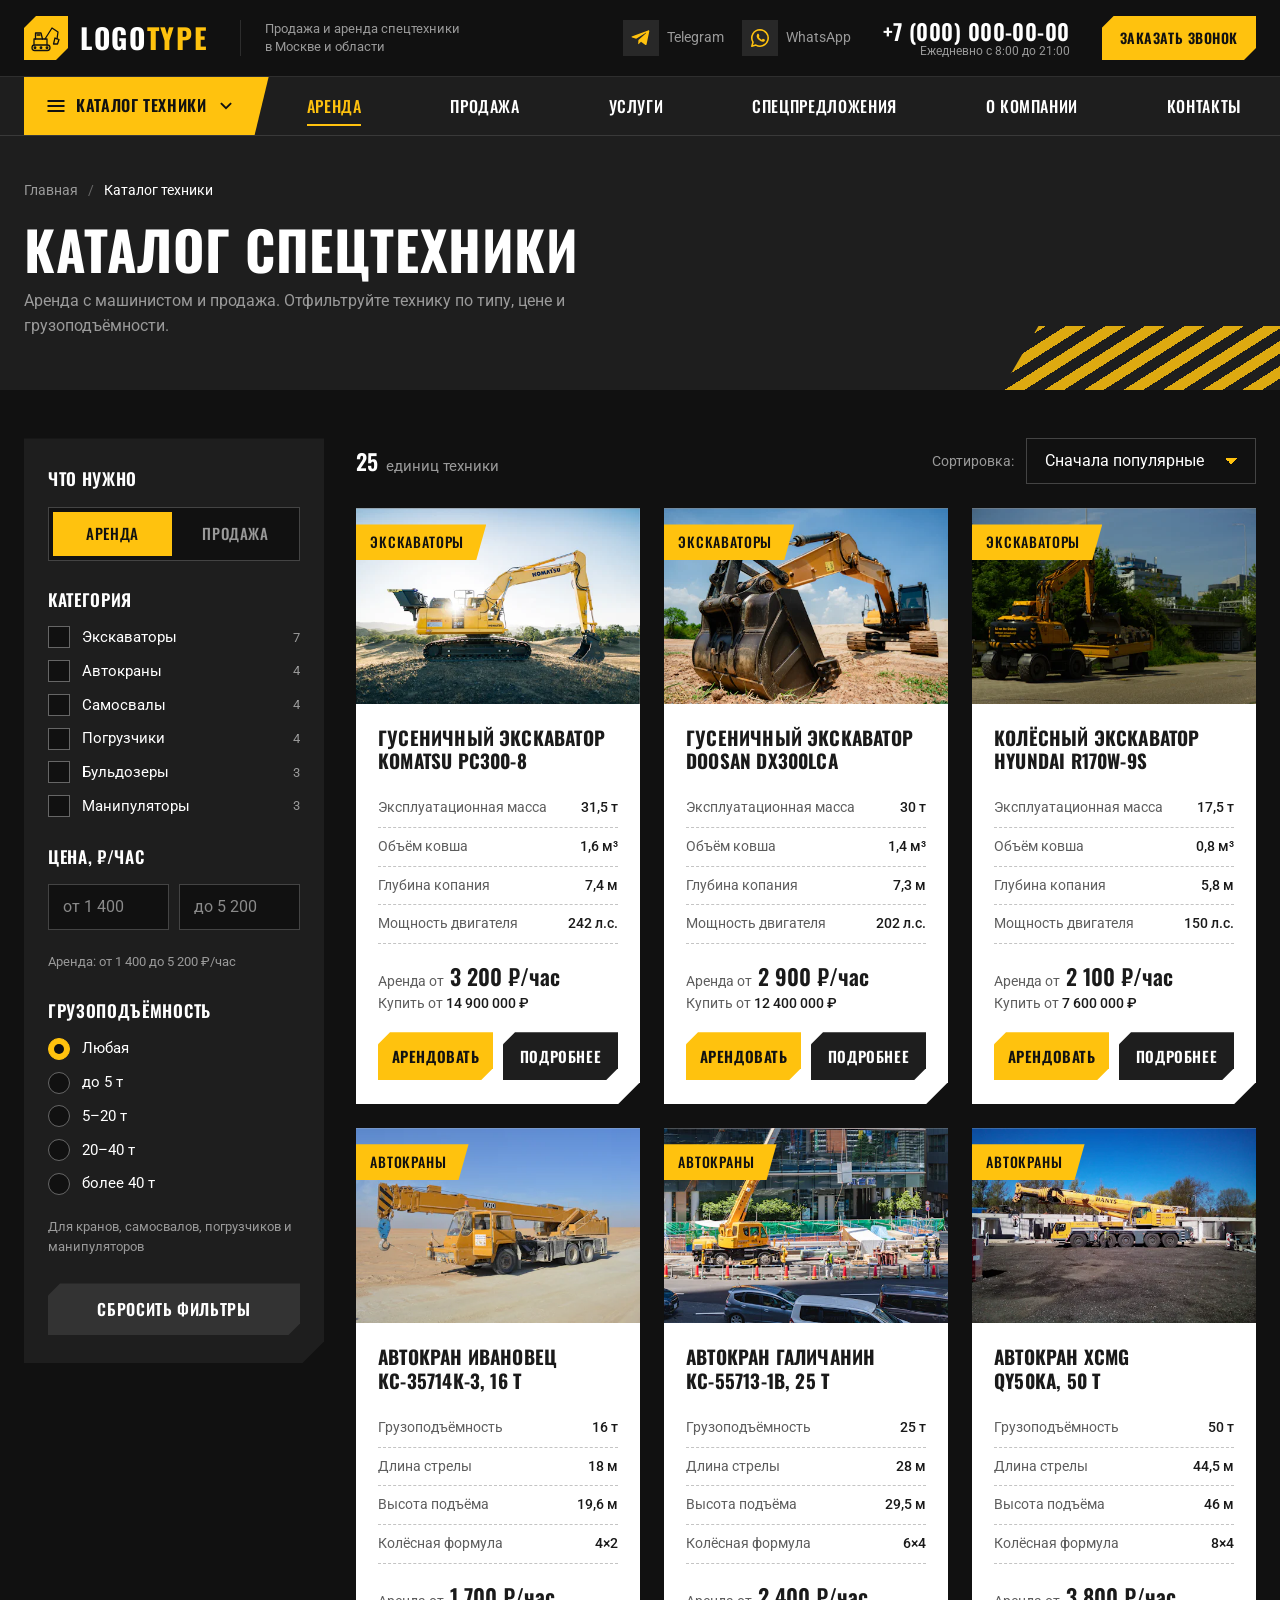
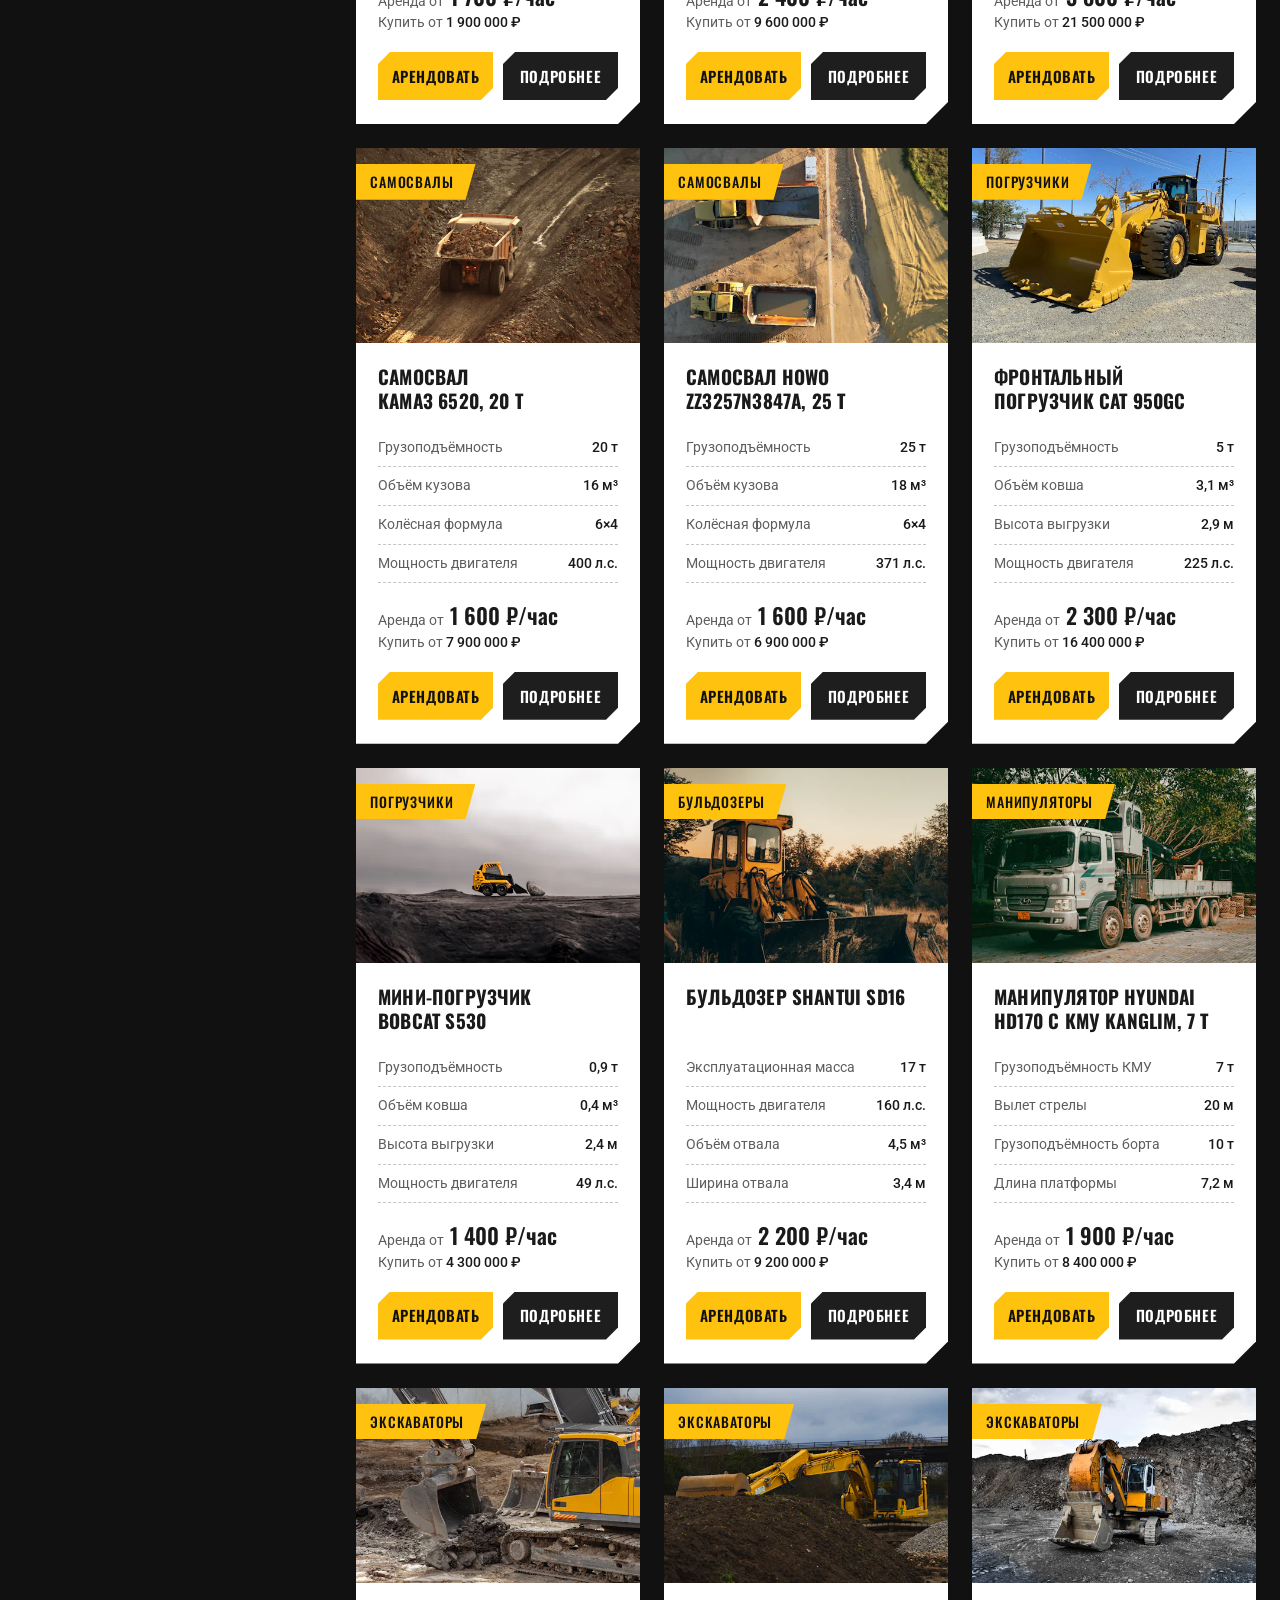
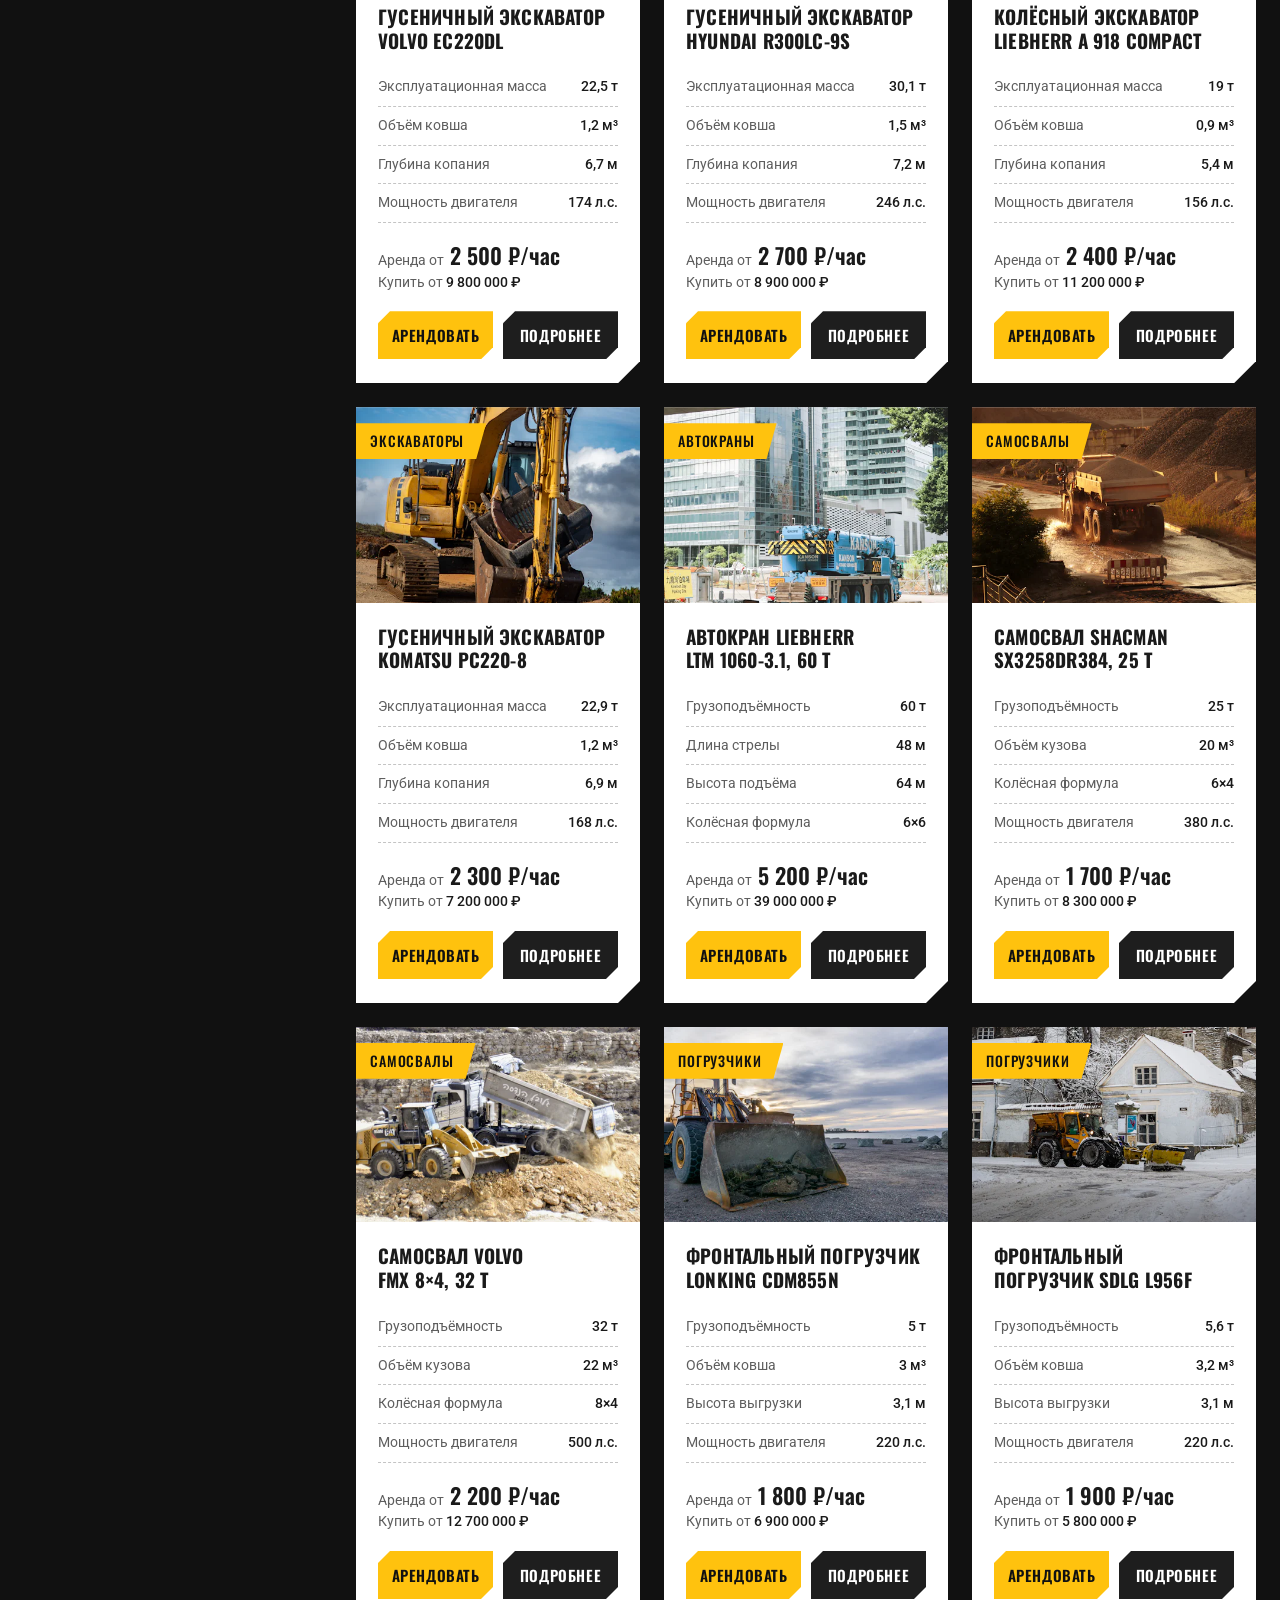
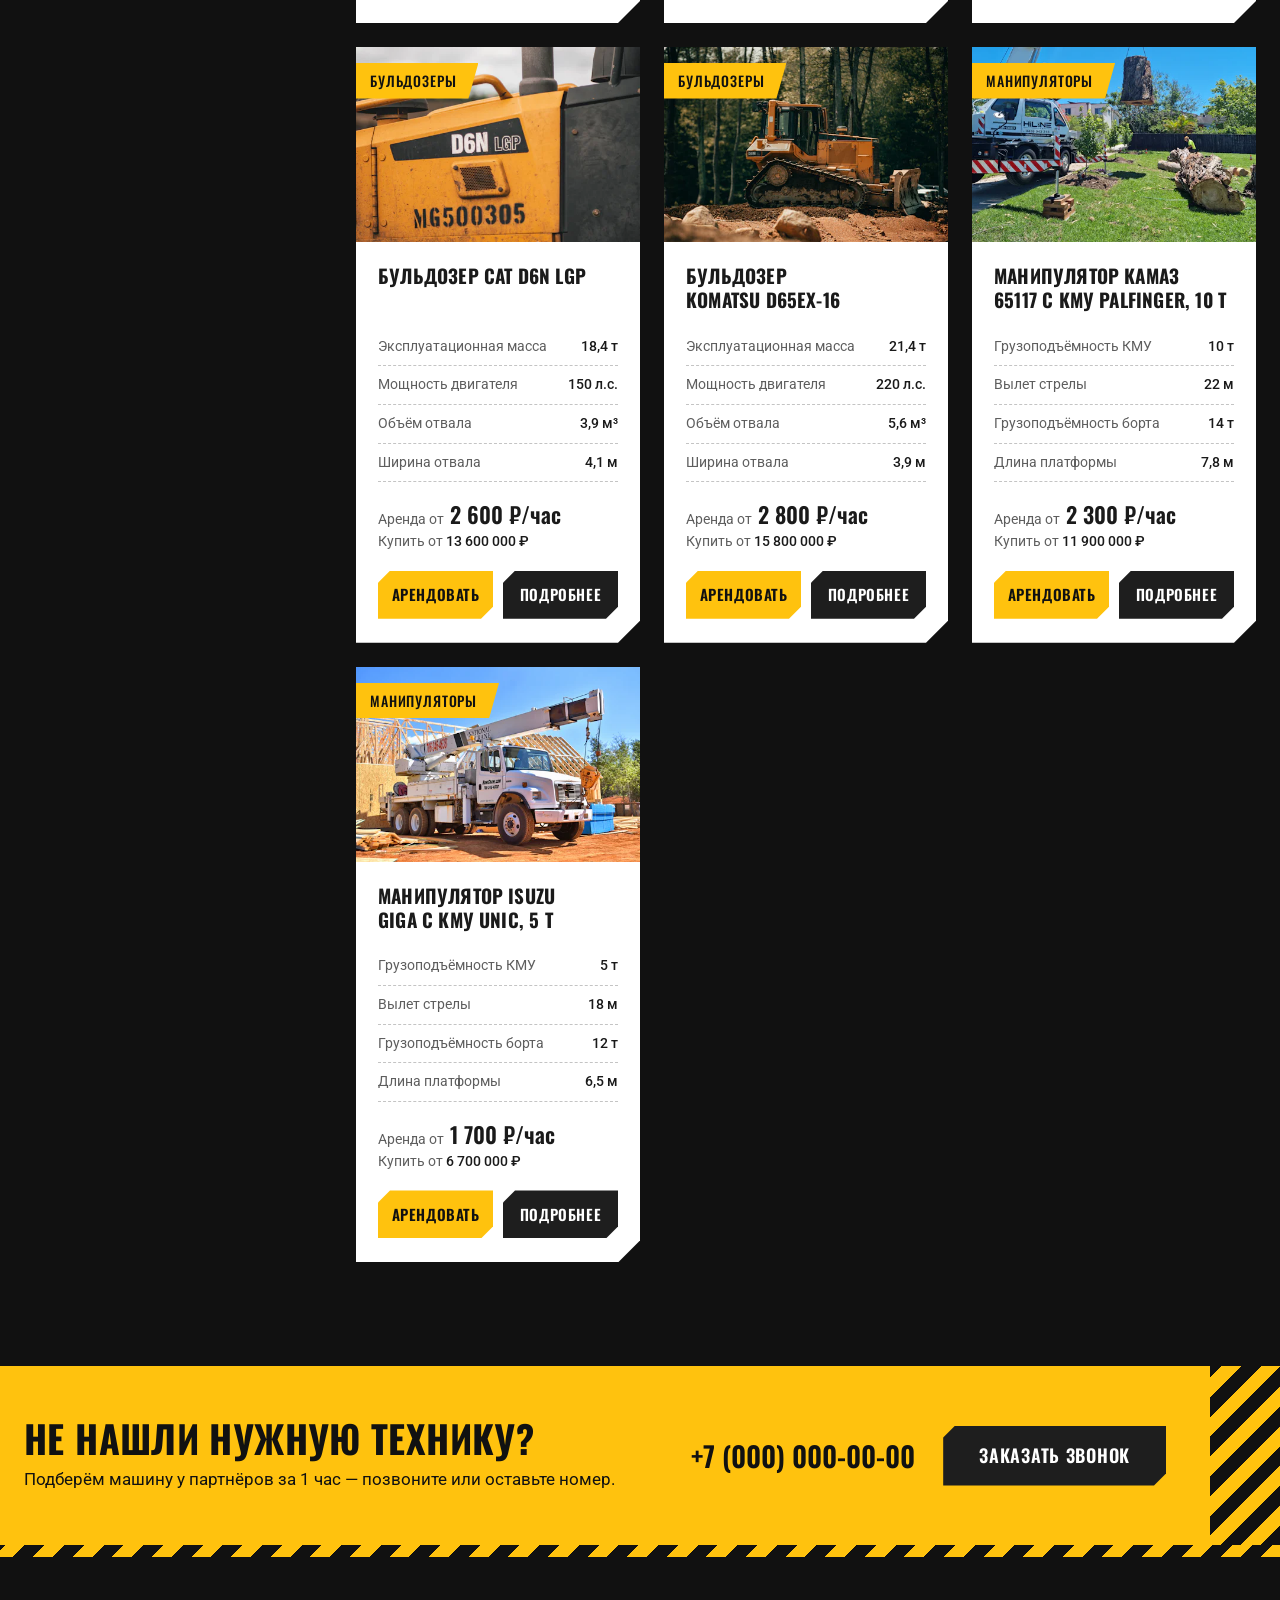
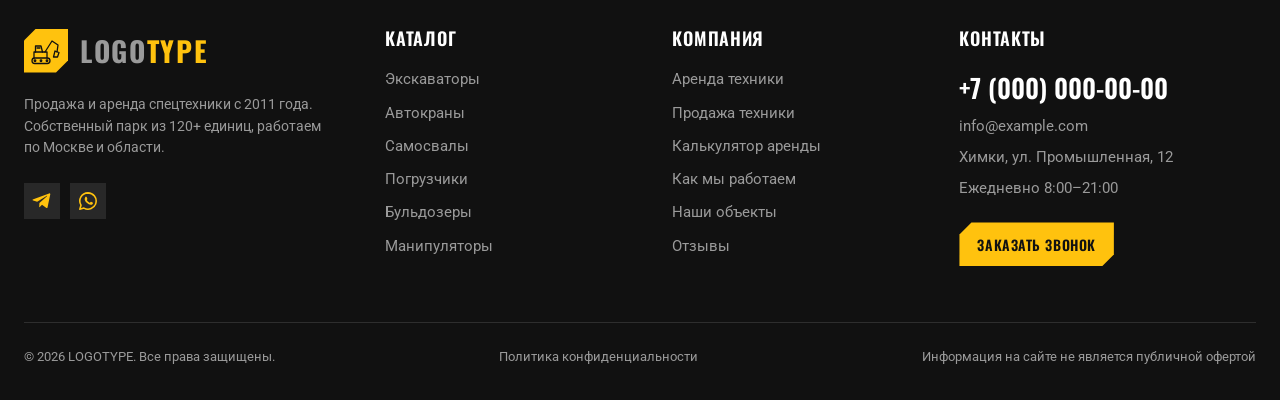
<file: catalog.html>
<!doctype html>
<html lang="ru">
<head>
  <meta charset="utf-8">
  <meta name="viewport" content="width=device-width, initial-scale=1">
  <title>Каталог спецтехники — аренда и продажа | LOGOTYPE</title>
  <meta name="description" content="Каталог спецтехники: экскаваторы, автокраны, самосвалы, погрузчики, бульдозеры и манипуляторы. Фильтры по цене и грузоподъёмности, аренда с машинистом и продажа.">
  <meta name="theme-color" content="#111111">
  <link rel="icon" href="img/favicon.svg" type="image/svg+xml">
  <link rel="preload" href="css/fonts/oswald-cyrillic.woff2" as="font" type="font/woff2" crossorigin>
  <link rel="preload" href="css/fonts/oswald-latin.woff2" as="font" type="font/woff2" crossorigin>
  <link rel="preload" href="css/fonts/roboto-cyrillic.woff2" as="font" type="font/woff2" crossorigin>
  <link rel="stylesheet" href="css/style.css">
  <script>document.documentElement.classList.add('js');</script>
</head>
<body>
  <a class="skip-link" href="#main">Перейти к содержанию</a>

  <!-- ===== Шапка ===== -->
  <header class="header">
    <div class="header__top">
      <div class="container header__top-inner">
        <a class="logo" href="index.html" aria-label="LOGOTYPE — на главную">
          <span class="logo__mark"><svg class="icon" aria-hidden="true"><use href="img/icons.svg#i-excavator"></use></svg></span>
          <span class="logo__text">LOGO<span>TYPE</span></span>
        </a>
        <p class="header__tagline">Продажа и аренда спецтехники в Москве и области</p>
        <div class="header__socials">
          <a class="social-link" href="https://t.me/" target="_blank" rel="noopener" aria-label="Написать в Telegram">
            <span class="social-link__icon"><svg class="icon" aria-hidden="true"><use href="img/icons.svg#i-telegram"></use></svg></span>
            <span class="social-link__text">Telegram</span>
          </a>
          <a class="social-link" href="https://wa.me/70000000000" target="_blank" rel="noopener" aria-label="Написать в WhatsApp">
            <span class="social-link__icon"><svg class="icon" aria-hidden="true"><use href="img/icons.svg#i-whatsapp"></use></svg></span>
            <span class="social-link__text">WhatsApp</span>
          </a>
        </div>
        <div class="header__contact">
          <a class="header__phone" href="tel:+70000000000">+7 (000) 000-00-00</a>
          <span class="header__hours">Ежедневно с 8:00 до 21:00</span>
        </div>
        <button class="btn btn--sm header__callback" type="button" data-modal="callback">Заказать звонок</button>
        <a class="header__phone-icon" href="tel:+70000000000" aria-label="Позвонить: +7 (000) 000-00-00">
          <svg class="icon" aria-hidden="true"><use href="img/icons.svg#i-phone"></use></svg>
        </a>
        <button class="burger" type="button" aria-label="Открыть меню" aria-expanded="false" aria-controls="site-nav">
          <svg class="icon" aria-hidden="true"><use href="img/icons.svg#i-menu"></use></svg>
        </button>
      </div>
    </div>

    <div class="header__nav" id="site-nav">
      <div class="container">
        <nav class="nav" aria-label="Основное меню">
          <div class="nav__head">
            <a class="logo" href="index.html" aria-label="LOGOTYPE — на главную">
              <span class="logo__mark"><svg class="icon" aria-hidden="true"><use href="img/icons.svg#i-excavator"></use></svg></span>
              <span class="logo__text">LOGO<span>TYPE</span></span>
            </a>
            <button class="nav__close" type="button" aria-label="Закрыть меню">
              <svg class="icon" aria-hidden="true"><use href="img/icons.svg#i-close"></use></svg>
            </button>
          </div>

          <div class="catalog-dd">
            <button class="btn catalog-dd__btn" type="button" aria-expanded="false" aria-controls="catalog-menu">
              <svg class="icon" aria-hidden="true"><use href="img/icons.svg#i-menu"></use></svg>
              Каталог техники
              <svg class="icon" aria-hidden="true"><use href="img/icons.svg#i-chevron-down"></use></svg>
            </button>
            <div class="catalog-dd__menu" id="catalog-menu">
              <ul>
                <li><a class="catalog-dd__link" href="catalog.html?cat=excavators"><svg class="icon" aria-hidden="true"><use href="img/icons.svg#i-excavator"></use></svg><span class="catalog-dd__name">Экскаваторы</span><span class="catalog-dd__count" data-cat-count="excavators"></span></a></li>
                <li><a class="catalog-dd__link" href="catalog.html?cat=cranes"><svg class="icon" aria-hidden="true"><use href="img/icons.svg#i-crane"></use></svg><span class="catalog-dd__name">Автокраны</span><span class="catalog-dd__count" data-cat-count="cranes"></span></a></li>
                <li><a class="catalog-dd__link" href="catalog.html?cat=dump-trucks"><svg class="icon" aria-hidden="true"><use href="img/icons.svg#i-dump"></use></svg><span class="catalog-dd__name">Самосвалы</span><span class="catalog-dd__count" data-cat-count="dump-trucks"></span></a></li>
                <li><a class="catalog-dd__link" href="catalog.html?cat=loaders"><svg class="icon" aria-hidden="true"><use href="img/icons.svg#i-loader"></use></svg><span class="catalog-dd__name">Погрузчики</span><span class="catalog-dd__count" data-cat-count="loaders"></span></a></li>
                <li><a class="catalog-dd__link" href="catalog.html?cat=bulldozers"><svg class="icon" aria-hidden="true"><use href="img/icons.svg#i-bulldozer"></use></svg><span class="catalog-dd__name">Бульдозеры</span><span class="catalog-dd__count" data-cat-count="bulldozers"></span></a></li>
                <li><a class="catalog-dd__link" href="catalog.html?cat=manipulators"><svg class="icon" aria-hidden="true"><use href="img/icons.svg#i-manipulator"></use></svg><span class="catalog-dd__name">Манипуляторы</span><span class="catalog-dd__count" data-cat-count="manipulators"></span></a></li>
              </ul>
              <a class="catalog-dd__all" href="catalog.html">Весь каталог <svg class="icon" aria-hidden="true"><use href="img/icons.svg#i-arrow-long"></use></svg></a>
            </div>
          </div>

          <ul class="nav__list">
            <li><a class="nav__link" href="catalog.html?mode=rent" data-nav-mode="rent">Аренда</a></li>
            <li><a class="nav__link" href="catalog.html?mode=buy" data-nav-mode="buy">Продажа</a></li>
            <li><a class="nav__link" href="index.html#steps">Услуги</a></li>
            <li><a class="nav__link" href="index.html#popular">Спецпредложения</a></li>
            <li><a class="nav__link" href="index.html#why">О компании</a></li>
            <li><a class="nav__link" href="index.html#contacts">Контакты</a></li>
          </ul>

          <div class="nav__extra">
            <a class="header__phone" href="tel:+70000000000">+7 (000) 000-00-00</a>
            <span class="header__hours">Ежедневно с 8:00 до 21:00</span>
            <div class="header__socials">
              <a class="social-link" href="https://t.me/" target="_blank" rel="noopener"><span class="social-link__icon"><svg class="icon" aria-hidden="true"><use href="img/icons.svg#i-telegram"></use></svg></span>Telegram</a>
              <a class="social-link" href="https://wa.me/70000000000" target="_blank" rel="noopener"><span class="social-link__icon"><svg class="icon" aria-hidden="true"><use href="img/icons.svg#i-whatsapp"></use></svg></span>WhatsApp</a>
            </div>
            <button class="btn btn--block" type="button" data-modal="callback">Заказать звонок</button>
          </div>
        </nav>
      </div>
    </div>
    <div class="nav-backdrop" aria-hidden="true"></div>
  </header>

  <main id="main">
    <section class="page-hero">
      <div class="container">
        <nav class="breadcrumbs" aria-label="Хлебные крошки">
          <ol>
            <li><a href="index.html">Главная</a></li>
            <li><span aria-current="page" id="crumb-current">Каталог техники</span></li>
          </ol>
        </nav>
        <h1 id="catalog-title">Каталог спецтехники</h1>
        <p id="catalog-lead">Аренда с машинистом и продажа. Отфильтруйте технику по типу, цене и грузоподъёмности.</p>
      </div>
    </section>

    <section class="catalog" aria-labelledby="catalog-title">
      <div class="container catalog__layout">
        <aside class="filters" id="filters" aria-label="Фильтры каталога">
          <div class="filters__close">
            <h2>Фильтры</h2>
            <button type="button" data-filters-close aria-label="Закрыть фильтры"><svg class="icon" aria-hidden="true"><use href="img/icons.svg#i-close"></use></svg></button>
          </div>
          <form class="filters__form" id="filters-form">
            <fieldset class="filters__group">
              <legend class="filters__title">Что нужно</legend>
              <div class="segmented">
                <label><input type="radio" name="mode" value="rent" checked><span>Аренда</span></label>
                <label><input type="radio" name="mode" value="buy"><span>Продажа</span></label>
              </div>
            </fieldset>

            <fieldset class="filters__group">
              <legend class="filters__title">Категория</legend>
              <div class="filters__list" id="filter-cats"></div>
            </fieldset>

            <fieldset class="filters__group">
              <legend class="filters__title">Цена, <span data-price-unit>₽/час</span></legend>
              <div class="price-range">
                <div>
                  <label class="visually-hidden" for="price-min">Цена от</label>
                  <input class="input" id="price-min" name="priceMin" type="number" inputmode="numeric" min="0" step="100" placeholder="от">
                </div>
                <div>
                  <label class="visually-hidden" for="price-max">Цена до</label>
                  <input class="input" id="price-max" name="priceMax" type="number" inputmode="numeric" min="0" step="100" placeholder="до">
                </div>
              </div>
              <p class="filters__unit" id="price-hint"></p>
            </fieldset>

            <fieldset class="filters__group">
              <legend class="filters__title">Грузоподъёмность</legend>
              <div class="filters__list">
                <label class="checkbox radio"><input type="radio" name="cap" value="any" checked><span class="checkbox__box"></span><span>Любая</span></label>
                <label class="checkbox radio"><input type="radio" name="cap" value="lt5"><span class="checkbox__box"></span><span>до 5 т</span></label>
                <label class="checkbox radio"><input type="radio" name="cap" value="5-20"><span class="checkbox__box"></span><span>5–20 т</span></label>
                <label class="checkbox radio"><input type="radio" name="cap" value="20-40"><span class="checkbox__box"></span><span>20–40 т</span></label>
                <label class="checkbox radio"><input type="radio" name="cap" value="gt40"><span class="checkbox__box"></span><span>более 40 т</span></label>
              </div>
              <p class="filters__unit">Для кранов, самосвалов, погрузчиков и манипуляторов</p>
            </fieldset>

            <button class="btn btn--ghost btn--block" type="reset">Сбросить фильтры</button>
            <button class="btn btn--block filters__apply" type="button" data-filters-close>Показать технику</button>
          </form>
        </aside>

        <div class="catalog__main">
          <div class="catalog__toolbar">
            <p class="catalog__count" role="status"><b id="catalog-count">0</b> <span id="catalog-count-label">единиц техники</span></p>
            <button class="btn btn--ghost btn--sm filters-toggle" type="button" aria-controls="filters" aria-expanded="false">
              <svg class="icon" aria-hidden="true"><use href="img/icons.svg#i-filter"></use></svg>Фильтры
            </button>
            <div class="catalog__sort">
              <label for="sort">Сортировка:</label>
              <select class="select" id="sort" name="sort">
                <option value="popular">Сначала популярные</option>
                <option value="price-asc">Сначала дешевле</option>
                <option value="price-desc">Сначала дороже</option>
                <option value="name">По названию</option>
              </select>
            </div>
          </div>

          <h2 class="visually-hidden">Список техники</h2>
          <div class="catalog__grid" id="catalog-grid"></div>

          <div class="catalog__empty" id="catalog-empty" hidden>
            <h2>Ничего не нашлось</h2>
            <p>Попробуйте изменить параметры фильтра или сбросьте их.</p>
            <button class="btn" type="button" data-reset>Сбросить фильтры</button>
          </div>
        </div>
      </div>
    </section>

    <section class="cta-band" aria-labelledby="cta-title">
      <div class="container cta-band__inner">
        <div>
          <h2 class="cta-band__title" id="cta-title">Не нашли нужную технику?</h2>
          <p>Подберём машину у партнёров за 1 час — позвоните или оставьте номер.</p>
        </div>
        <div class="cta-band__actions">
          <a class="cta-band__phone" href="tel:+70000000000">+7 (000) 000-00-00</a>
          <button class="btn btn--dark btn--lg" type="button" data-modal="callback">Заказать звонок</button>
        </div>
      </div>
    </section>
  </main>
  <div class="nav-backdrop nav-backdrop--filters" aria-hidden="true" data-filters-close></div>

  <!-- ===== Подвал ===== -->
  <footer class="footer">
    <div class="hazard" aria-hidden="true"></div>
    <div class="container footer__grid">
      <div class="footer__col--brand">
        <div>
          <a class="logo" href="index.html" aria-label="LOGOTYPE — на главную">
            <span class="logo__mark"><svg class="icon" aria-hidden="true"><use href="img/icons.svg#i-excavator"></use></svg></span>
            <span class="logo__text">LOGO<span>TYPE</span></span>
          </a>
          <p class="footer__about">Продажа и аренда спецтехники с 2011 года. Собственный парк из 120+ единиц, работаем по Москве и области.</p>
        </div>
        <div class="footer__socials">
          <a class="social-link" href="https://t.me/" target="_blank" rel="noopener" aria-label="Telegram"><span class="social-link__icon"><svg class="icon" aria-hidden="true"><use href="img/icons.svg#i-telegram"></use></svg></span></a>
          <a class="social-link" href="https://wa.me/70000000000" target="_blank" rel="noopener" aria-label="WhatsApp"><span class="social-link__icon"><svg class="icon" aria-hidden="true"><use href="img/icons.svg#i-whatsapp"></use></svg></span></a>
        </div>
      </div>
      <nav aria-label="Каталог в подвале">
        <h2 class="footer__title">Каталог</h2>
        <ul class="footer__links">
          <li><a href="catalog.html?cat=excavators">Экскаваторы</a></li>
          <li><a href="catalog.html?cat=cranes">Автокраны</a></li>
          <li><a href="catalog.html?cat=dump-trucks">Самосвалы</a></li>
          <li><a href="catalog.html?cat=loaders">Погрузчики</a></li>
          <li><a href="catalog.html?cat=bulldozers">Бульдозеры</a></li>
          <li><a href="catalog.html?cat=manipulators">Манипуляторы</a></li>
        </ul>
      </nav>
      <nav aria-label="Компания">
        <h2 class="footer__title">Компания</h2>
        <ul class="footer__links">
          <li><a href="catalog.html?mode=rent">Аренда техники</a></li>
          <li><a href="catalog.html?mode=buy">Продажа техники</a></li>
          <li><a href="index.html#calc">Калькулятор аренды</a></li>
          <li><a href="index.html#steps">Как мы работаем</a></li>
          <li><a href="index.html#objects">Наши объекты</a></li>
          <li><a href="index.html#reviews">Отзывы</a></li>
        </ul>
      </nav>
      <div>
        <h2 class="footer__title">Контакты</h2>
        <a class="footer__phone" href="tel:+70000000000">+7 (000) 000-00-00</a>
        <ul class="footer__contacts">
          <li><a href="mailto:info@example.com">info@example.com</a></li>
          <li>Химки, ул. Промышленная, 12</li>
          <li>Ежедневно 8:00–21:00</li>
        </ul>
        <button class="btn btn--sm" type="button" data-modal="callback">Заказать звонок</button>
      </div>
    </div>
    <div class="container footer__bottom">
      <p>© <span data-year>2026</span> LOGOTYPE. Все права защищены.</p>
      <a href="#" data-policy>Политика конфиденциальности</a>
      <p>Информация на сайте не является публичной офертой</p>
    </div>
  </footer>

  <script src="js/data.js" defer></script>
  <script src="js/common.js" defer></script>
  <script src="js/catalog.js" defer></script>
</body>
</html>
</file>
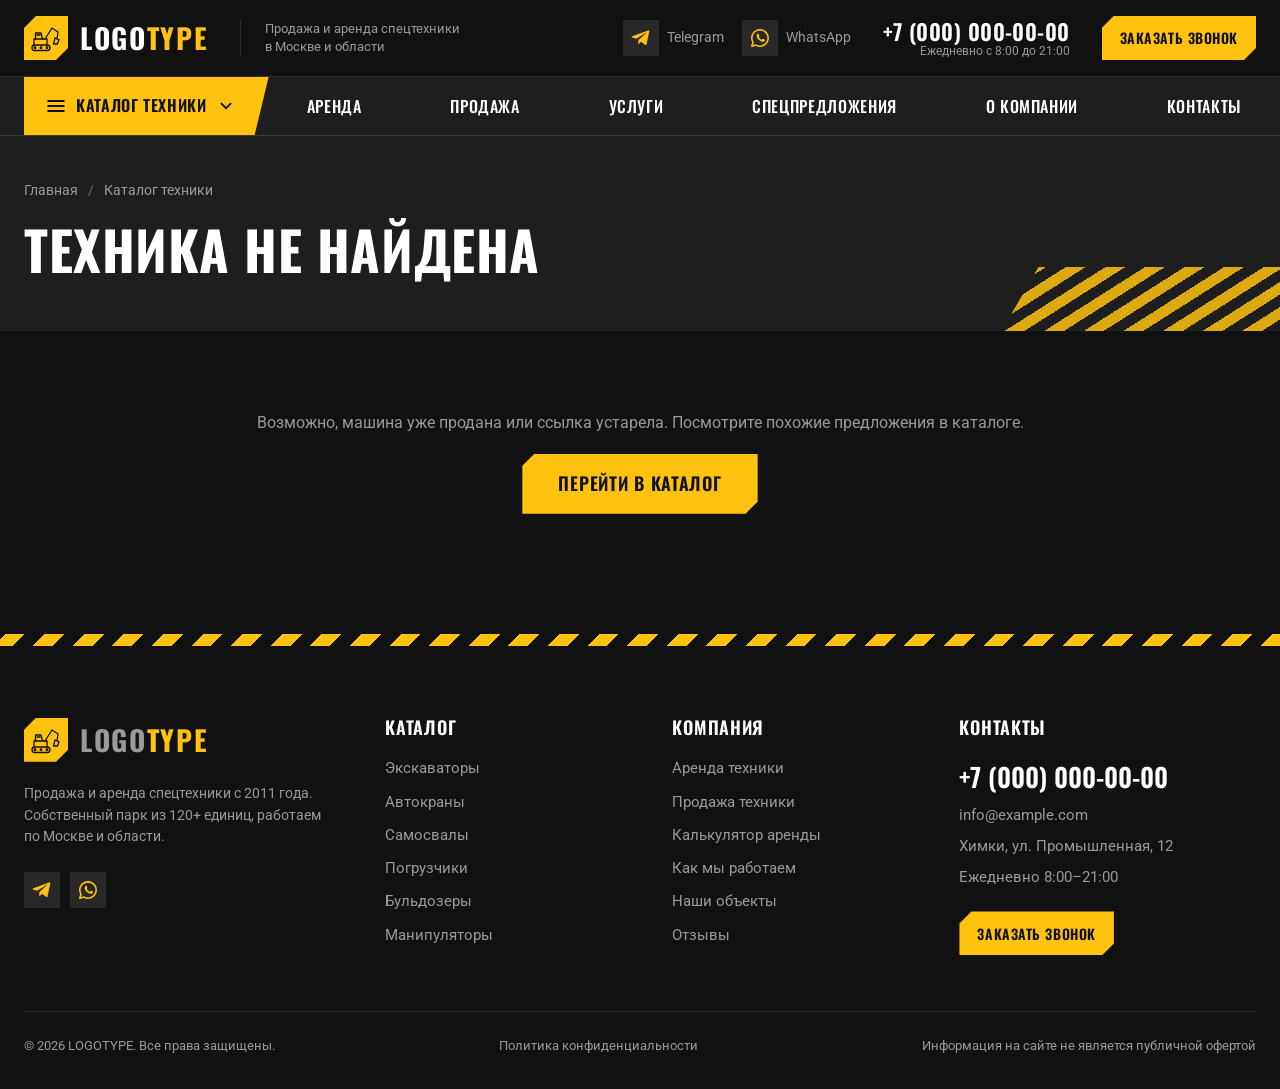
<file: machine.html>
<!doctype html>
<html lang="ru">
<head>
  <meta charset="utf-8">
  <meta name="viewport" content="width=device-width, initial-scale=1">
  <title>Карточка техники — аренда и продажа | LOGOTYPE</title>
  <meta name="description" content="Характеристики, фото и цены аренды и продажи спецтехники. Аренда с машинистом, подача на объект от 2 часов.">
  <meta name="theme-color" content="#111111">
  <link rel="icon" href="img/favicon.svg" type="image/svg+xml">
  <link rel="preload" href="css/fonts/oswald-cyrillic.woff2" as="font" type="font/woff2" crossorigin>
  <link rel="preload" href="css/fonts/oswald-latin.woff2" as="font" type="font/woff2" crossorigin>
  <link rel="preload" href="css/fonts/roboto-cyrillic.woff2" as="font" type="font/woff2" crossorigin>
  <link rel="stylesheet" href="css/style.css">
  <script>document.documentElement.classList.add('js');</script>
</head>
<body>
  <a class="skip-link" href="#main">Перейти к содержанию</a>

  <!-- ===== Шапка ===== -->
  <header class="header">
    <div class="header__top">
      <div class="container header__top-inner">
        <a class="logo" href="index.html" aria-label="LOGOTYPE — на главную">
          <span class="logo__mark"><svg class="icon" aria-hidden="true"><use href="img/icons.svg#i-excavator"></use></svg></span>
          <span class="logo__text">LOGO<span>TYPE</span></span>
        </a>
        <p class="header__tagline">Продажа и аренда спецтехники в Москве и области</p>
        <div class="header__socials">
          <a class="social-link" href="https://t.me/" target="_blank" rel="noopener" aria-label="Написать в Telegram">
            <span class="social-link__icon"><svg class="icon" aria-hidden="true"><use href="img/icons.svg#i-telegram"></use></svg></span>
            <span class="social-link__text">Telegram</span>
          </a>
          <a class="social-link" href="https://wa.me/70000000000" target="_blank" rel="noopener" aria-label="Написать в WhatsApp">
            <span class="social-link__icon"><svg class="icon" aria-hidden="true"><use href="img/icons.svg#i-whatsapp"></use></svg></span>
            <span class="social-link__text">WhatsApp</span>
          </a>
        </div>
        <div class="header__contact">
          <a class="header__phone" href="tel:+70000000000">+7 (000) 000-00-00</a>
          <span class="header__hours">Ежедневно с 8:00 до 21:00</span>
        </div>
        <button class="btn btn--sm header__callback" type="button" data-modal="callback">Заказать звонок</button>
        <a class="header__phone-icon" href="tel:+70000000000" aria-label="Позвонить: +7 (000) 000-00-00">
          <svg class="icon" aria-hidden="true"><use href="img/icons.svg#i-phone"></use></svg>
        </a>
        <button class="burger" type="button" aria-label="Открыть меню" aria-expanded="false" aria-controls="site-nav">
          <svg class="icon" aria-hidden="true"><use href="img/icons.svg#i-menu"></use></svg>
        </button>
      </div>
    </div>

    <div class="header__nav" id="site-nav">
      <div class="container">
        <nav class="nav" aria-label="Основное меню">
          <div class="nav__head">
            <a class="logo" href="index.html" aria-label="LOGOTYPE — на главную">
              <span class="logo__mark"><svg class="icon" aria-hidden="true"><use href="img/icons.svg#i-excavator"></use></svg></span>
              <span class="logo__text">LOGO<span>TYPE</span></span>
            </a>
            <button class="nav__close" type="button" aria-label="Закрыть меню">
              <svg class="icon" aria-hidden="true"><use href="img/icons.svg#i-close"></use></svg>
            </button>
          </div>

          <div class="catalog-dd">
            <button class="btn catalog-dd__btn" type="button" aria-expanded="false" aria-controls="catalog-menu">
              <svg class="icon" aria-hidden="true"><use href="img/icons.svg#i-menu"></use></svg>
              Каталог техники
              <svg class="icon" aria-hidden="true"><use href="img/icons.svg#i-chevron-down"></use></svg>
            </button>
            <div class="catalog-dd__menu" id="catalog-menu">
              <ul>
                <li><a class="catalog-dd__link" href="catalog.html?cat=excavators"><svg class="icon" aria-hidden="true"><use href="img/icons.svg#i-excavator"></use></svg><span class="catalog-dd__name">Экскаваторы</span><span class="catalog-dd__count" data-cat-count="excavators"></span></a></li>
                <li><a class="catalog-dd__link" href="catalog.html?cat=cranes"><svg class="icon" aria-hidden="true"><use href="img/icons.svg#i-crane"></use></svg><span class="catalog-dd__name">Автокраны</span><span class="catalog-dd__count" data-cat-count="cranes"></span></a></li>
                <li><a class="catalog-dd__link" href="catalog.html?cat=dump-trucks"><svg class="icon" aria-hidden="true"><use href="img/icons.svg#i-dump"></use></svg><span class="catalog-dd__name">Самосвалы</span><span class="catalog-dd__count" data-cat-count="dump-trucks"></span></a></li>
                <li><a class="catalog-dd__link" href="catalog.html?cat=loaders"><svg class="icon" aria-hidden="true"><use href="img/icons.svg#i-loader"></use></svg><span class="catalog-dd__name">Погрузчики</span><span class="catalog-dd__count" data-cat-count="loaders"></span></a></li>
                <li><a class="catalog-dd__link" href="catalog.html?cat=bulldozers"><svg class="icon" aria-hidden="true"><use href="img/icons.svg#i-bulldozer"></use></svg><span class="catalog-dd__name">Бульдозеры</span><span class="catalog-dd__count" data-cat-count="bulldozers"></span></a></li>
                <li><a class="catalog-dd__link" href="catalog.html?cat=manipulators"><svg class="icon" aria-hidden="true"><use href="img/icons.svg#i-manipulator"></use></svg><span class="catalog-dd__name">Манипуляторы</span><span class="catalog-dd__count" data-cat-count="manipulators"></span></a></li>
              </ul>
              <a class="catalog-dd__all" href="catalog.html">Весь каталог <svg class="icon" aria-hidden="true"><use href="img/icons.svg#i-arrow-long"></use></svg></a>
            </div>
          </div>

          <ul class="nav__list">
            <li><a class="nav__link" href="catalog.html?mode=rent">Аренда</a></li>
            <li><a class="nav__link" href="catalog.html?mode=buy">Продажа</a></li>
            <li><a class="nav__link" href="index.html#steps">Услуги</a></li>
            <li><a class="nav__link" href="index.html#popular">Спецпредложения</a></li>
            <li><a class="nav__link" href="index.html#why">О компании</a></li>
            <li><a class="nav__link" href="index.html#contacts">Контакты</a></li>
          </ul>

          <div class="nav__extra">
            <a class="header__phone" href="tel:+70000000000">+7 (000) 000-00-00</a>
            <span class="header__hours">Ежедневно с 8:00 до 21:00</span>
            <div class="header__socials">
              <a class="social-link" href="https://t.me/" target="_blank" rel="noopener"><span class="social-link__icon"><svg class="icon" aria-hidden="true"><use href="img/icons.svg#i-telegram"></use></svg></span>Telegram</a>
              <a class="social-link" href="https://wa.me/70000000000" target="_blank" rel="noopener"><span class="social-link__icon"><svg class="icon" aria-hidden="true"><use href="img/icons.svg#i-whatsapp"></use></svg></span>WhatsApp</a>
            </div>
            <button class="btn btn--block" type="button" data-modal="callback">Заказать звонок</button>
          </div>
        </nav>
      </div>
    </div>
    <div class="nav-backdrop" aria-hidden="true"></div>
  </header>

  <main id="main">
    <section class="page-hero">
      <div class="container">
        <nav class="breadcrumbs" aria-label="Хлебные крошки">
          <ol id="machine-crumbs">
            <li><a href="index.html">Главная</a></li>
            <li><a href="catalog.html">Каталог техники</a></li>
          </ol>
        </nav>
        <h1 id="machine-title">Карточка техники</h1>
      </div>
    </section>

    <section class="machine" id="machine-top" aria-label="Фото и цены">
      <div class="container machine__grid">
        <div class="gallery">
          <div class="gallery__main">
            <img id="gallery-img" alt="" width="960" height="660" fetchpriority="high" sizes="(max-width: 991px) calc(100vw - 32px), 55vw">
            <script>
              // Главное фото ставим прямо при разборе HTML, чтобы первый экран не ждал скриптов.
              // Файлы фото названы по id техники: img/machines/<id>-<ширина>.webp
              (function () {
                var id = new URLSearchParams(location.search).get('id');
                if (!id || !/^[a-z0-9-]+$/.test(id)) return;
                var b = 'img/machines/' + id, img = document.getElementById('gallery-img');
                img.srcset = b + '-480.webp 480w, ' + b + '-640.webp 640w, ' + b + '-720.webp 720w, ' + b + '-960.webp 960w';
                img.src = b + '-960.webp';
              })();
            </script>
          </div>
          <div class="gallery__thumbs" id="gallery-thumbs"></div>
        </div>
        <div class="machine__info" id="machine-info"></div>
      </div>
    </section>

    <div id="machine-root">
      <noscript>
        <div class="container not-found">
          <p>Для просмотра карточки техники включите JavaScript или позвоните нам: <a href="tel:+70000000000">+7 (000) 000-00-00</a>.</p>
        </div>
      </noscript>
    </div>
  </main>

  <!-- ===== Подвал ===== -->
  <footer class="footer">
    <div class="hazard" aria-hidden="true"></div>
    <div class="container footer__grid">
      <div class="footer__col--brand">
        <div>
          <a class="logo" href="index.html" aria-label="LOGOTYPE — на главную">
            <span class="logo__mark"><svg class="icon" aria-hidden="true"><use href="img/icons.svg#i-excavator"></use></svg></span>
            <span class="logo__text">LOGO<span>TYPE</span></span>
          </a>
          <p class="footer__about">Продажа и аренда спецтехники с 2011 года. Собственный парк из 120+ единиц, работаем по Москве и области.</p>
        </div>
        <div class="footer__socials">
          <a class="social-link" href="https://t.me/" target="_blank" rel="noopener" aria-label="Telegram"><span class="social-link__icon"><svg class="icon" aria-hidden="true"><use href="img/icons.svg#i-telegram"></use></svg></span></a>
          <a class="social-link" href="https://wa.me/70000000000" target="_blank" rel="noopener" aria-label="WhatsApp"><span class="social-link__icon"><svg class="icon" aria-hidden="true"><use href="img/icons.svg#i-whatsapp"></use></svg></span></a>
        </div>
      </div>
      <nav aria-label="Каталог в подвале">
        <h2 class="footer__title">Каталог</h2>
        <ul class="footer__links">
          <li><a href="catalog.html?cat=excavators">Экскаваторы</a></li>
          <li><a href="catalog.html?cat=cranes">Автокраны</a></li>
          <li><a href="catalog.html?cat=dump-trucks">Самосвалы</a></li>
          <li><a href="catalog.html?cat=loaders">Погрузчики</a></li>
          <li><a href="catalog.html?cat=bulldozers">Бульдозеры</a></li>
          <li><a href="catalog.html?cat=manipulators">Манипуляторы</a></li>
        </ul>
      </nav>
      <nav aria-label="Компания">
        <h2 class="footer__title">Компания</h2>
        <ul class="footer__links">
          <li><a href="catalog.html?mode=rent">Аренда техники</a></li>
          <li><a href="catalog.html?mode=buy">Продажа техники</a></li>
          <li><a href="index.html#calc">Калькулятор аренды</a></li>
          <li><a href="index.html#steps">Как мы работаем</a></li>
          <li><a href="index.html#objects">Наши объекты</a></li>
          <li><a href="index.html#reviews">Отзывы</a></li>
        </ul>
      </nav>
      <div>
        <h2 class="footer__title">Контакты</h2>
        <a class="footer__phone" href="tel:+70000000000">+7 (000) 000-00-00</a>
        <ul class="footer__contacts">
          <li><a href="mailto:info@example.com">info@example.com</a></li>
          <li>Химки, ул. Промышленная, 12</li>
          <li>Ежедневно 8:00–21:00</li>
        </ul>
        <button class="btn btn--sm" type="button" data-modal="callback">Заказать звонок</button>
      </div>
    </div>
    <div class="container footer__bottom">
      <p>© <span data-year>2026</span> LOGOTYPE. Все права защищены.</p>
      <a href="#" data-policy>Политика конфиденциальности</a>
      <p>Информация на сайте не является публичной офертой</p>
    </div>
  </footer>

  <script src="js/data.js" defer fetchpriority="high"></script>
  <script src="js/common.js" defer fetchpriority="high"></script>
  <script src="js/machine.js" defer fetchpriority="high"></script>
</body>
</html>
</file>
<file: css/style.css>
/* =========================================================
   СпецТехПарк — стили
   1. Токены   2. База   3. Компоненты   4. Шапка   5. Секции главной
   6. Каталог  7. Карточка техники  8. Модалки  9. Подвал  10. Адаптив
   ========================================================= */

/* ---------- 0. Шрифты (локально, вариативные; ₽ вынесен в крошечные файлы-подмножества) ---------- */
@font-face { font-family: 'Oswald'; font-style: normal; font-weight: 200 700; font-display: swap; src: url(fonts/oswald-cyrillic.woff2) format('woff2'); unicode-range: U+0301, U+0400-045F, U+0490-0491, U+04B0-04B1, U+2116; }
@font-face { font-family: 'Oswald'; font-style: normal; font-weight: 200 700; font-display: swap; src: url(fonts/oswald-latin.woff2) format('woff2'); unicode-range: U+0000-00FF, U+0131, U+0152-0153, U+02BB-02BC, U+02C6, U+02DA, U+02DC, U+0304, U+0308, U+0329, U+2000-206F, U+20AC, U+2122, U+2191, U+2193, U+2212, U+2215, U+FEFF, U+FFFD; }
@font-face { font-family: 'Oswald'; font-style: normal; font-weight: 200 700; font-display: swap; src: url(fonts/oswald-rub.woff2) format('woff2'); unicode-range: U+20BD, U+2113; }
@font-face { font-family: 'Roboto'; font-style: normal; font-weight: 100 900; font-display: swap; src: url(fonts/roboto-cyrillic.woff2) format('woff2'); unicode-range: U+0301, U+0400-045F, U+0490-0491, U+04B0-04B1, U+2116; }
@font-face { font-family: 'Roboto'; font-style: normal; font-weight: 100 900; font-display: swap; src: url(fonts/roboto-latin.woff2) format('woff2'); unicode-range: U+0000-00FF, U+0131, U+0152-0153, U+02BB-02BC, U+02C6, U+02DA, U+02DC, U+0304, U+0308, U+0329, U+2000-206F, U+20AC, U+2122, U+2191, U+2193, U+2212, U+2215, U+FEFF, U+FFFD; }
@font-face { font-family: 'Roboto'; font-style: normal; font-weight: 100 900; font-display: swap; src: url(fonts/roboto-rub.woff2) format('woff2'); unicode-range: U+20BD, U+2113; }

/* ---------- 1. Токены ---------- */
:root {
  --black: #111111;
  --graphite: #1E1E1E;
  --graphite-2: #282828;
  --graphite-3: #333333;
  --yellow: #FFC20E;
  --yellow-hover: #FFD04A;
  --white: #FFFFFF;
  --gray: #9A9A9A;
  --light: #F2F2F2;
  --text-dark: #1A1A1A;
  --gray-dark: #5E5E5E;       /* серый текст на светлом фоне (контраст AA) */
  --line: rgba(255, 255, 255, .12);
  --line-dark: #D6D6D6;
  --error: #FF6B5E;
  --success: #3DCC7A;

  --font-head: 'Oswald', 'Arial Narrow', Arial, sans-serif;
  --font-body: 'Roboto', Arial, sans-serif;

  --container: 1240px;
  --gutter: 24px;
  --cut: 12px;
  --cut-lg: 28px;
  --top-h: 76px;
  --nav-h: 58px;
  --ease: cubic-bezier(.2, .7, .2, 1);

  --bevel: polygon(var(--cut) 0, 100% 0, 100% calc(100% - var(--cut)), calc(100% - var(--cut)) 100%, 0 100%, 0 var(--cut));
  --bevel-lg: polygon(0 0, calc(100% - var(--cut-lg)) 0, 100% var(--cut-lg), 100% 100%, var(--cut-lg) 100%, 0 calc(100% - var(--cut-lg)));
  --bevel-br: polygon(0 0, 100% 0, 100% calc(100% - 22px), calc(100% - 22px) 100%, 0 100%);
  --stripes: repeating-linear-gradient(-45deg, var(--yellow) 0 14px, transparent 14px 28px);
  --stripes-dark: repeating-linear-gradient(-45deg, var(--black) 0 14px, transparent 14px 28px);
}

/* ---------- 2. База ---------- */
*, *::before, *::after { box-sizing: border-box; }
html { -webkit-text-size-adjust: 100%; scroll-behavior: smooth; scroll-padding-top: calc(var(--nav-h) + 16px); }
html.is-locked { overflow: hidden; }
body {
  margin: 0;
  font-family: var(--font-body);
  font-size: 16px;
  line-height: 1.55;
  color: var(--white);
  background: var(--black);
  overflow-x: hidden;
}
img { display: block; max-width: 100%; height: auto; }
a { color: inherit; text-decoration: none; }
button, input, select, textarea { font: inherit; color: inherit; }
button { cursor: pointer; background: none; border: 0; padding: 0; }
h1, h2, h3, h4, p, ul, ol, dl, dd, figure { margin: 0; }
ul, ol { padding: 0; list-style: none; }
h1, h2, h3, h4 { font-family: var(--font-head); font-weight: 700; text-transform: uppercase; line-height: 1.1; letter-spacing: .01em; text-wrap: balance; }
address { font-style: normal; }
[hidden] { display: none !important; }
:focus-visible { outline: 3px solid var(--yellow); outline-offset: 3px; }

.visually-hidden {
  position: absolute !important; width: 1px; height: 1px; padding: 0; margin: -1px;
  overflow: hidden; clip: rect(0 0 0 0); white-space: nowrap; border: 0;
}
.skip-link {
  position: fixed; left: 16px; top: -60px; z-index: 200;
  padding: 12px 20px; background: var(--yellow); color: var(--black); font-weight: 700;
  transition: top .2s;
}
.skip-link:focus { top: 16px; }

.container { width: min(100% - 2 * var(--gutter), var(--container)); margin-inline: auto; }
.icon { width: 24px; height: 24px; flex: none; }
.accent { color: var(--yellow); }

/* ---------- 3. Компоненты ---------- */

/* Кнопки: скошенные углы через clip-path; outline уводим внутрь, иначе clip-path его обрежет */
.btn {
  --btn-bg: var(--yellow); --btn-fg: var(--black); --btn-bg-hover: var(--yellow-hover);
  display: inline-flex; align-items: center; justify-content: center; gap: 10px;
  min-height: 52px; padding: 0 28px;
  font-family: var(--font-head); font-size: 16px; font-weight: 600; letter-spacing: .04em; text-transform: uppercase;
  line-height: 1.1; text-align: center;
  color: var(--btn-fg); background: var(--btn-bg);
  clip-path: var(--bevel);
  transition: background-color .2s, color .2s, transform .2s var(--ease);
  white-space: nowrap;
}
.btn:hover { background: var(--btn-bg-hover); }
.btn:active { transform: translateY(1px); }
.btn:focus-visible { outline: 3px solid var(--btn-fg); outline-offset: -7px; }
.btn .icon { width: 20px; height: 20px; }
.btn--dark { --btn-bg: var(--graphite); --btn-fg: var(--white); --btn-bg-hover: #000; }
.btn--light { --btn-bg: var(--white); --btn-fg: var(--black); --btn-bg-hover: #E6E6E6; }
.btn--ghost { --btn-bg: var(--graphite-3); --btn-fg: var(--white); --btn-bg-hover: #444; }
.btn--sm { min-height: 44px; padding: 0 18px; font-size: 14px; }
.btn--lg { min-height: 60px; padding: 0 36px; font-size: 18px; }
.btn--block { width: 100%; }

/* Квадратные стрелки */
.arrow-btn {
  display: grid; place-items: center; width: 52px; height: 52px; flex: none;
  background: var(--yellow); color: var(--black);
  transition: background-color .2s, opacity .2s;
}
.arrow-btn:hover { background: var(--yellow-hover); }
.arrow-btn:focus-visible { outline: 3px solid var(--black); outline-offset: -7px; }
.arrow-btn:disabled { opacity: .35; cursor: default; }
.arrow-btn .icon { width: 22px; height: 22px; }
.arrows { display: flex; gap: 8px; }

/* Плашка-лейбл */
.plate {
  display: inline-flex; align-items: center; gap: 8px;
  padding: 7px 22px 7px 14px;
  font-family: var(--font-head); font-size: 14px; font-weight: 500; letter-spacing: .06em; text-transform: uppercase;
  color: var(--black); background: var(--yellow);
  clip-path: polygon(0 0, 100% 0, calc(100% - 10px) 100%, 0 100%);
}
.plate--dark { color: var(--yellow); background: var(--graphite-2); }

/* Заголовок секции с жёлтым скошенным маркером */
.section-title {
  display: flex; align-items: center; gap: 18px;
  font-size: clamp(30px, 3.6vw, 48px);
}
.section-title::before {
  content: ""; flex: none; width: 14px; height: .82em;
  background: var(--yellow); transform: skewX(-18deg);
}
.section-head { display: flex; align-items: flex-end; justify-content: space-between; gap: 24px 32px; flex-wrap: wrap; margin-bottom: 40px; }
.section-lead { max-width: 560px; margin-top: 14px; color: var(--gray); font-size: 17px; }

.section { position: relative; padding: 104px 0; }
.section--light { background: var(--light); color: var(--text-dark); }
.section--light .section-lead { color: var(--gray-dark); }
.section--graphite { background: var(--graphite); }
.section--yellow { background: var(--yellow); color: var(--black); }
.section--yellow .section-title::before { background: var(--black); }

.hazard { height: 12px; background: var(--stripes), var(--black); }

/* Табы-фильтры */
.tabs { display: flex; flex-wrap: wrap; gap: 8px; }
.tab {
  min-height: 44px; padding: 0 20px;
  font-family: var(--font-head); font-size: 15px; font-weight: 500; letter-spacing: .04em; text-transform: uppercase;
  color: var(--text-dark); background: var(--white); border: 1px solid var(--line-dark);
  clip-path: var(--bevel);
  transition: background-color .2s, border-color .2s;
}
.tab:hover { border-color: var(--text-dark); }
.tab[aria-pressed="true"] { background: var(--yellow); border-color: var(--yellow); }
.tab:focus-visible { outline: 3px solid var(--text-dark); outline-offset: -6px; }

/* Горизонтальный слайдер на scroll-snap: свайп работает нативно */
.scroller {
  --per-view: 3; --gap: 24px;
  display: grid; grid-auto-flow: column;
  grid-auto-columns: calc((100% - (var(--per-view) - 1) * var(--gap)) / var(--per-view));
  gap: var(--gap);
  overflow-x: auto; overscroll-behavior-x: contain;
  scroll-snap-type: x mandatory; scroll-behavior: smooth;
  scrollbar-width: none;
  padding: 4px 0 8px;
}
.scroller::-webkit-scrollbar { display: none; }
.scroller > * { scroll-snap-align: start; min-width: 0; }
.scroller-progress { height: 3px; margin-top: 24px; background: var(--line-dark); position: relative; overflow: hidden; }
.scroller-progress span { position: absolute; inset: 0 auto 0 0; width: 30%; background: var(--yellow); transition: transform .25s, width .25s; }
.section:not(.section--light) .scroller-progress { background: var(--line); }

/* Карточка техники */
.card {
  position: relative; display: flex; flex-direction: column;
  background: var(--white); color: var(--text-dark);
  clip-path: var(--bevel-br);
  transition: transform .3s var(--ease);
}
.card:hover { transform: translateY(-4px); }
.card__media { position: relative; aspect-ratio: 16 / 11; overflow: hidden; background: #ddd; }
.card__media img { width: 100%; height: 100%; object-fit: cover; transition: transform .6s var(--ease); }
.card:hover .card__media img { transform: scale(1.05); }
.card__badge { position: absolute; left: 0; top: 16px; }
.card__body { display: flex; flex-direction: column; flex: 1; padding: 22px 22px 24px; }
.card__title { font-size: 19px; line-height: 1.25; min-height: 2.5em; }
.card__title a:hover { color: #7a5b00; }
.card__title a::after { content: ""; position: absolute; inset: 0 0 auto; aspect-ratio: 16 / 11; } /* клик по фото ведёт в карточку */
.card__title a:focus-visible { outline: none; }
.card__title a:focus-visible::after { outline: 4px solid var(--yellow); outline-offset: -4px; }
.card__specs { margin: 16px 0 18px; font-size: 14px; }
.card__specs div { display: flex; justify-content: space-between; gap: 12px; padding: 8px 0; border-bottom: 1px dashed #C4C4C4; }
.card__specs dt { color: var(--gray-dark); }
.card__specs dd { font-weight: 500; text-align: right; white-space: nowrap; }
.card__prices { margin-top: auto; display: grid; gap: 2px; margin-bottom: 18px; }
.card__price-main { font-family: var(--font-head); font-size: 22px; font-weight: 600; line-height: 1.3; }
.card__price-main small { font-family: var(--font-body); font-size: 14px; font-weight: 400; color: var(--gray-dark); }
.card__price-sub { font-size: 14px; color: var(--gray-dark); }
.card__price-sub b { color: var(--text-dark); font-weight: 500; }
.card__actions { position: relative; z-index: 1; display: grid; grid-template-columns: 1fr 1fr; gap: 10px; }
.card__actions .btn { padding: 0 12px; font-size: 15px; min-height: 48px; }

/* Поля форм (на тёмном фоне) */
.field { display: grid; gap: 8px; position: relative; align-content: start; }
.field__label { font-size: 14px; color: var(--gray); }
.field__label b { color: var(--yellow); font-weight: 400; }
.input, .select, .textarea {
  width: 100%; min-height: 54px; padding: 0 18px;
  background: var(--black); color: var(--white);
  border: 1px solid #444; border-radius: 0;
  transition: border-color .2s, box-shadow .2s;
  appearance: none;
}
.textarea { min-height: 110px; padding: 14px 18px; resize: vertical; }
.select {
  padding-right: 48px; cursor: pointer;
  background-image: linear-gradient(45deg, transparent 50%, var(--yellow) 50%), linear-gradient(135deg, var(--yellow) 50%, transparent 50%);
  background-position: calc(100% - 24px) 50%, calc(100% - 18px) 50%;
  background-size: 6px 6px; background-repeat: no-repeat;
}
.select option, .select optgroup { background: var(--graphite); color: var(--white); }
.input::placeholder, .textarea::placeholder { color: #8A8A8A; }
.input:hover, .select:hover, .textarea:hover { border-color: #5a5a5a; }
.input:focus, .select:focus, .textarea:focus { outline: none; border-color: var(--yellow); box-shadow: 0 0 0 1px var(--yellow); }
.field.is-invalid .input, .field.is-invalid .textarea, .field.is-invalid .select { border-color: var(--error); box-shadow: 0 0 0 1px var(--error); }
.field__error { font-size: 13px; color: var(--error); }
.field__error:empty { display: none; }

.checkbox { display: flex; align-items: flex-start; gap: 12px; font-size: 13px; color: var(--gray); cursor: pointer; line-height: 1.45; position: relative; }
.checkbox input { position: absolute; left: 0; top: 0; opacity: 0; width: 22px; height: 22px; margin: 0; }
.checkbox__box {
  flex: none; display: grid; place-items: center; width: 22px; height: 22px; margin-top: -1px;
  border: 1px solid #666; background: var(--black); color: var(--black);
}
.checkbox__box .icon { width: 14px; height: 14px; opacity: 0; }
.checkbox input:checked + .checkbox__box { background: var(--yellow); border-color: var(--yellow); }
.checkbox input:checked + .checkbox__box .icon { opacity: 1; }
.checkbox input:focus-visible + .checkbox__box { outline: 3px solid var(--yellow); outline-offset: 2px; }
.checkbox a { color: var(--white); text-decoration: underline; text-underline-offset: 3px; }
.field.is-invalid .checkbox__box { border-color: var(--error); }

/* Сегментированный переключатель */
.segmented { display: grid; grid-auto-flow: column; grid-auto-columns: minmax(0, 1fr); background: var(--black); border: 1px solid #444; padding: 4px; gap: 4px; margin: 0; min-width: 0; }
.segmented label { position: relative; }
.segmented input { position: absolute; opacity: 0; inset: 0; width: 100%; height: 100%; margin: 0; cursor: pointer; }
.segmented span {
  display: grid; place-items: center; min-height: 44px; padding: 0 12px;
  font-family: var(--font-head); font-size: 15px; font-weight: 500; letter-spacing: .04em; text-transform: uppercase; text-align: center;
  color: var(--gray); transition: background-color .2s, color .2s; pointer-events: none;
}
.segmented input:hover + span { color: var(--white); }
.segmented input:checked + span { background: var(--yellow); color: var(--black); }
.segmented input:focus-visible + span { outline: 3px solid var(--white); outline-offset: -3px; }
fieldset { border: 0; padding: 0; margin: 0; min-width: 0; }
legend { padding: 0; }

/* Хлебные крошки */
.breadcrumbs ol { display: flex; flex-wrap: wrap; gap: 6px 10px; font-size: 14px; color: var(--gray); }
.breadcrumbs li:not(:last-child)::after { content: "/"; margin-left: 10px; color: #666; }
.breadcrumbs a:hover { color: var(--yellow); }
.breadcrumbs [aria-current] { color: var(--white); }

/* Появление при скролле (включается только при работающем JS) */
.js .reveal { opacity: 0; transform: translateY(28px); transition: opacity .7s var(--ease), transform .7s var(--ease); }
.js .reveal.is-visible { opacity: 1; transform: none; }
.js .reveal[data-delay="1"] { transition-delay: .1s; }
.js .reveal[data-delay="2"] { transition-delay: .2s; }
.js .reveal[data-delay="3"] { transition-delay: .3s; }

/* ---------- 4. Шапка ---------- */
/* Верхняя строка уезжает, навигация прилипает: top = -высота верхней строки */
.header { position: sticky; top: calc(-1 * var(--top-h)); z-index: 60; }
.header__top { background: var(--black); border-bottom: 1px solid var(--line); }
.header__top-inner { display: flex; align-items: center; gap: 32px; height: var(--top-h); }

.logo { display: inline-flex; align-items: center; gap: 12px; flex: none; }
.logo__mark {
  display: grid; place-items: center; width: 44px; height: 44px;
  background: var(--yellow); color: var(--black);
  clip-path: var(--bevel);
}
.logo__mark .icon { width: 32px; height: 32px; }
.logo__text { font-family: var(--font-head); font-size: 28px; font-weight: 700; letter-spacing: .06em; line-height: 1; }
.logo__text span { color: var(--yellow); }

.header__tagline { max-width: 220px; font-size: 13px; line-height: 1.35; color: var(--gray); padding-left: 24px; border-left: 1px solid var(--line); }
.header__socials { display: flex; gap: 18px; margin-left: auto; }
.social-link { display: inline-flex; align-items: center; gap: 8px; font-size: 14px; color: var(--gray); transition: color .2s; }
.social-link:hover { color: var(--white); }
.social-link__icon { display: grid; place-items: center; width: 36px; height: 36px; background: var(--graphite-2); color: var(--yellow); transition: background-color .2s, color .2s; }
.social-link:hover .social-link__icon { background: var(--yellow); color: var(--black); }
.social-link__icon .icon { width: 20px; height: 20px; }

.header__contact { display: grid; justify-items: end; line-height: 1.2; }
.header__phone { font-family: var(--font-head); font-size: 22px; font-weight: 600; letter-spacing: .02em; transition: color .2s; }
.header__phone:hover { color: var(--yellow); }
.header__hours { font-size: 12px; color: var(--gray); }
.header__phone-icon, .burger { display: none; }

.header__nav { background: var(--graphite); border-bottom: 1px solid var(--line); transition: box-shadow .3s; }
.header.is-stuck .header__nav { box-shadow: 0 10px 30px rgba(0, 0, 0, .45); }
.nav { display: flex; align-items: center; height: var(--nav-h); gap: 8px; }
.nav__list { display: flex; align-items: center; flex: 1; justify-content: space-between; }
.nav__link {
  position: relative; display: block; padding: 8px 14px;
  font-family: var(--font-head); font-size: 16px; font-weight: 500; letter-spacing: .04em; text-transform: uppercase;
  transition: color .2s;
}
.nav__link::after { content: ""; position: absolute; left: 14px; right: 14px; bottom: 0; height: 2px; background: var(--yellow); transform: scaleX(0); transform-origin: left; transition: transform .25s var(--ease); }
.nav__link:hover, .nav__link[aria-current="page"] { color: var(--yellow); }
.nav__link:hover::after, .nav__link[aria-current="page"]::after { transform: scaleX(1); }
.nav__extra, .nav__head { display: none; }

.catalog-dd { position: relative; flex: none; margin-right: 16px; }
.catalog-dd__btn { height: var(--nav-h); padding: 0 34px 0 22px; clip-path: polygon(0 0, 100% 0, calc(100% - 14px) 100%, 0 100%); }
.catalog-dd__btn .icon:last-child { width: 18px; height: 18px; transition: transform .25s; }
.catalog-dd__btn[aria-expanded="true"] .icon:last-child { transform: rotate(180deg); }
.catalog-dd__menu {
  position: absolute; left: 0; top: 100%; width: 380px; padding: 10px;
  background: var(--graphite); border-top: 3px solid var(--yellow);
  box-shadow: 0 24px 50px rgba(0, 0, 0, .5);
  opacity: 0; visibility: hidden; transform: translateY(8px);
  transition: opacity .2s, transform .2s var(--ease), visibility .2s;
}
.catalog-dd.is-open .catalog-dd__menu { opacity: 1; visibility: visible; transform: none; }
.catalog-dd__link { display: flex; align-items: center; gap: 16px; padding: 10px 12px; transition: background-color .2s; }
.catalog-dd__link:hover, .catalog-dd__link:focus-visible { background: var(--graphite-3); outline-offset: -3px; }
.catalog-dd__link .icon { width: 40px; height: 40px; color: var(--yellow); }
.catalog-dd__name { font-family: var(--font-head); font-size: 17px; font-weight: 500; text-transform: uppercase; letter-spacing: .03em; }
.catalog-dd__count { margin-left: auto; font-size: 13px; color: var(--gray); }
.catalog-dd__all { display: flex; justify-content: space-between; align-items: center; margin-top: 6px; padding: 14px 12px 6px; border-top: 1px solid var(--line); font-size: 14px; color: var(--yellow); }
.catalog-dd__all .icon { width: 20px; height: 20px; }

.nav-backdrop { position: fixed; inset: 0; z-index: 55; background: rgba(0, 0, 0, .6); opacity: 0; visibility: hidden; transition: opacity .3s, visibility .3s; }
.nav-backdrop.is-open { opacity: 1; visibility: visible; }
.nav-backdrop--filters { z-index: 85; }

/* ---------- 5. Секции главной ---------- */

/* Hero */
.hero { position: relative; overflow: hidden; background: var(--black); padding: 64px 0 88px; isolation: isolate; }
.hero__bg { position: absolute; inset: 0; z-index: -2; }
/* Фон-подложка нужен только на широких экранах — на телефоне его не грузим */
@media (min-width: 992px) {
  .hero__bg { background: url(../img/hero/bg.webp) center / cover no-repeat; opacity: .35; }
}
.hero::before { content: ""; position: absolute; inset: 0; z-index: -1; background: linear-gradient(90deg, var(--black) 20%, rgba(17, 17, 17, .75) 55%, rgba(17, 17, 17, .5)); }
.hero::after { content: ""; position: absolute; right: -60px; top: -40px; width: 340px; height: 150px; z-index: -1; background: var(--stripes); opacity: .9; transform: skewY(-8deg); }
.hero__grid { display: grid; grid-template-columns: minmax(0, 1fr) minmax(0, 1.02fr); gap: 56px; align-items: center; }
.hero__title { margin: 22px 0 18px; font-size: clamp(38px, 5vw, 70px); line-height: .98; }
.hero__subtitle { max-width: 520px; color: #C8C8C8; font-size: 18px; }
.hero__features { display: grid; grid-template-columns: repeat(3, 1fr); gap: 20px; margin: 34px 0 36px; }
.feature { display: grid; gap: 12px; align-content: start; }
.feature__icon { display: grid; place-items: center; width: 56px; height: 56px; background: var(--yellow); color: var(--black); clip-path: var(--bevel); }
.feature__icon .icon { width: 30px; height: 30px; }
.feature__title { font-family: var(--font-head); font-size: 17px; font-weight: 600; line-height: 1.2; text-transform: uppercase; letter-spacing: .02em; }
.feature__text { font-size: 14px; color: var(--gray); line-height: 1.45; margin-top: 4px; }
.hero__cta { display: flex; align-items: center; flex-wrap: wrap; gap: 20px 32px; }
.hero__phone { display: grid; line-height: 1.1; }
.hero__phone a { font-family: var(--font-head); font-size: clamp(28px, 3vw, 38px); font-weight: 600; transition: color .2s; }
.hero__phone a:hover { color: var(--yellow); }
.hero__phone span { font-size: 13px; color: var(--gray); margin-top: 6px; }

.hero-slider { position: relative; }
.hero-slider__frame { position: relative; aspect-ratio: 11 / 8.4; clip-path: var(--bevel-lg); background: var(--graphite); }
.hero-slide { position: absolute; inset: 0; opacity: 0; transition: opacity .8s var(--ease); }
.hero-slide.is-active { opacity: 1; }
.hero-slide img { width: 100%; height: 100%; object-fit: cover; }
.hero-slide__caption {
  position: absolute; left: 0; bottom: 32px; display: grid; gap: 2px; max-width: 80%;
  padding: 14px 28px 14px 22px; background: rgba(17, 17, 17, .9); border-left: 4px solid var(--yellow);
  transition: background-color .2s;
}
.hero-slide__caption:hover { background: var(--black); }
.hero-slide__caption:focus-visible { outline-offset: -4px; }
.hero-slide__caption b { font-family: var(--font-head); font-size: 18px; font-weight: 600; text-transform: uppercase; line-height: 1.2; }
.hero-slide__caption span { font-size: 14px; color: var(--yellow); }
.hero-slider__controls { position: absolute; left: 0; top: 0; z-index: 2; display: flex; align-items: center; gap: 4px; }
.hero-slider__counter { margin-left: 14px; font-family: var(--font-head); font-size: 16px; letter-spacing: .08em; color: var(--white); text-shadow: 0 1px 6px rgba(0, 0, 0, .8); }
.hero-slider__counter b { font-size: 22px; color: var(--yellow); }

/* Популярная техника */
.popular .section-head { align-items: center; }
.popular__tabs { margin-bottom: 28px; }
.popular__footer { display: flex; justify-content: center; margin-top: 40px; }

/* Категории */
.cat-grid { display: grid; grid-template-columns: repeat(3, 1fr); gap: 16px; }
.cat-tile {
  position: relative; display: grid; grid-template-columns: auto 1fr; grid-template-rows: auto 1fr auto; column-gap: 20px; row-gap: 6px;
  min-height: 210px; padding: 30px 28px 26px;
  background: var(--graphite); clip-path: var(--bevel-br);
  transition: background-color .25s, color .25s;
}
.cat-tile::before { content: ""; position: absolute; right: 0; top: 0; width: 90px; height: 44px; background: repeating-linear-gradient(-45deg, rgba(255, 194, 14, .16) 0 8px, transparent 8px 16px); transition: opacity .25s; }
.cat-tile__icon { grid-row: 1 / 3; width: 72px; height: 72px; color: var(--yellow); transition: color .25s; }
.cat-tile__name { font-size: 24px; align-self: end; }
.cat-tile__text { font-size: 14px; color: var(--gray); transition: color .25s; }
.cat-tile__foot { grid-column: 1 / -1; display: flex; justify-content: space-between; align-items: center; margin-top: 18px; padding-top: 16px; border-top: 1px solid var(--line); font-size: 14px; color: var(--gray); transition: color .25s, border-color .25s; }
.cat-tile__foot .icon { width: 22px; height: 22px; color: var(--yellow); transition: transform .25s, color .25s; }
.cat-tile:hover, .cat-tile:focus-visible { background: var(--yellow); color: var(--black); outline: none; }
.cat-tile:focus-visible { box-shadow: inset 0 0 0 3px var(--black); }
.cat-tile:hover .cat-tile__icon, .cat-tile:focus-visible .cat-tile__icon,
.cat-tile:hover .cat-tile__text, .cat-tile:focus-visible .cat-tile__text,
.cat-tile:hover .cat-tile__foot, .cat-tile:focus-visible .cat-tile__foot,
.cat-tile:hover .cat-tile__foot .icon, .cat-tile:focus-visible .cat-tile__foot .icon { color: var(--black); }
.cat-tile:hover .cat-tile__foot, .cat-tile:focus-visible .cat-tile__foot { border-color: rgba(0, 0, 0, .2); }
.cat-tile:hover .cat-tile__foot .icon { transform: translateX(6px); }
.cat-tile:hover::before, .cat-tile:focus-visible::before { opacity: 0; }

/* Калькулятор */
.calc-section { overflow: hidden; }
.calc-section::before { content: ""; position: absolute; left: 0; bottom: 0; width: 220px; height: 12px; background: var(--stripes); }
.calc { display: grid; grid-template-columns: minmax(0, 1.35fr) minmax(0, 1fr); background: var(--black); clip-path: var(--bevel-lg); }
.calc__form { display: grid; gap: 26px; padding: 44px; align-content: start; }
.calc__row { display: grid; grid-template-columns: repeat(2, minmax(0, 1fr)); gap: 20px; }
.range-field { display: grid; gap: 12px; }
.range-field__head { display: flex; justify-content: space-between; align-items: center; gap: 12px; }
.range-field__value { display: flex; align-items: center; gap: 8px; }
.range-field__value .input { width: 96px; min-height: 44px; padding: 0 12px; text-align: center; font-family: var(--font-head); font-size: 20px; }
.range-field__value span { color: var(--gray); font-size: 14px; }
.range { width: 100%; height: 28px; margin: 0; background: transparent; appearance: none; -webkit-appearance: none; cursor: pointer; --fill: 0%; }
.range::-webkit-slider-runnable-track { height: 6px; background: linear-gradient(90deg, var(--yellow) var(--fill), var(--graphite-3) var(--fill)); }
.range::-moz-range-track { height: 6px; background: var(--graphite-3); }
.range::-moz-range-progress { height: 6px; background: var(--yellow); }
.range::-webkit-slider-thumb { -webkit-appearance: none; width: 24px; height: 24px; margin-top: -9px; background: var(--yellow); border: 4px solid var(--black); box-shadow: 0 0 0 2px var(--yellow); }
.range::-moz-range-thumb { width: 18px; height: 18px; background: var(--yellow); border: 4px solid var(--black); border-radius: 0; box-shadow: 0 0 0 2px var(--yellow); }
.range:focus-visible { outline: 2px solid var(--yellow); outline-offset: 4px; }
.range-field__scale { display: flex; justify-content: space-between; font-size: 12px; color: #8A8A8A; }
.calc__hint { font-size: 13px; color: var(--gray); }

.calc__result { position: relative; display: flex; flex-direction: column; padding: 44px 40px; background: var(--graphite-2); }
.calc__result::before { content: ""; position: absolute; left: 0; top: 0; right: 0; height: 6px; background: var(--yellow); }
.calc__result h3 { font-size: 22px; margin-bottom: 20px; }
.calc__lines { font-size: 15px; }
.calc__lines div { display: flex; justify-content: space-between; gap: 16px; padding: 11px 0; border-bottom: 1px dashed #4a4a4a; }
.calc__lines dt { color: var(--gray); }
.calc__lines dd { text-align: right; font-weight: 500; }
.calc__lines .is-discount dd { color: var(--success); }
.calc__total { margin: 26px 0 8px; }
.calc__total span { display: block; font-size: 14px; color: var(--gray); text-transform: uppercase; letter-spacing: .08em; }
.calc__total output { display: block; font-family: var(--font-head); font-size: clamp(38px, 4vw, 54px); font-weight: 700; line-height: 1.1; color: var(--yellow); }
.calc__note { font-size: 13px; color: var(--gray); margin-bottom: 26px; }
.calc__result .btn { margin-top: auto; }

/* Почему мы */
.why { overflow: hidden; }
.why::after { content: ""; position: absolute; right: 0; top: 0; bottom: 0; width: 90px; background: var(--stripes-dark); opacity: .9; }
.why__grid { display: grid; grid-template-columns: minmax(0, 1fr) minmax(0, 1.25fr); gap: 64px; align-items: center; padding-right: 60px; }
.why__text { margin-top: 20px; font-size: 17px; max-width: 480px; }
.why__list { display: grid; gap: 12px; margin-top: 28px; }
.why__list li { display: flex; gap: 12px; align-items: center; font-weight: 500; }
.why__list .icon { width: 22px; height: 22px; padding: 3px; background: var(--black); color: var(--yellow); }
.stats { display: grid; grid-template-columns: repeat(2, 1fr); gap: 3px; background: var(--black); clip-path: var(--bevel-lg); padding: 3px; }
.stat { padding: 36px 34px; background: var(--yellow); display: grid; gap: 6px; align-content: start; }
.stat__num { font-family: var(--font-head); font-size: clamp(48px, 5.4vw, 80px); font-weight: 700; line-height: 1; letter-spacing: -.01em; }
.stat__num small { font-size: .5em; margin-left: 4px; }
.stat__label { font-size: 16px; font-weight: 500; }

/* Как мы работаем */
.steps { display: grid; grid-template-columns: repeat(4, 1fr); gap: 28px; }
.step { position: relative; display: grid; grid-template-columns: auto 1fr; align-items: center; align-content: start; gap: 14px 16px; padding-top: 12px; }
.step:not(:last-child)::after { content: ""; position: absolute; top: 52px; left: 170px; right: -14px; border-top: 2px dashed #3d3d3d; }
.step__num { font-family: var(--font-head); font-size: 80px; font-weight: 700; line-height: 1; color: transparent; -webkit-text-stroke: 2px var(--yellow); }
.step__icon { display: grid; place-items: center; width: 44px; height: 44px; background: var(--yellow); color: var(--black); clip-path: var(--bevel); }
.step__title, .step__text { grid-column: 1 / -1; }
.step__icon .icon { width: 26px; height: 26px; }
.step__title { font-size: 21px; }
.step__text { color: var(--gray); font-size: 15px; }

/* Наши объекты */
.objects-grid {
  display: grid; grid-template-columns: repeat(3, 1fr); grid-auto-rows: 250px; gap: 12px;
  grid-template-areas: "a a b" "a a c" "d e f";
}
.objects-grid > :nth-child(1) { grid-area: a; }
.objects-grid > :nth-child(2) { grid-area: b; }
.objects-grid > :nth-child(3) { grid-area: c; }
.objects-grid > :nth-child(4) { grid-area: d; }
.objects-grid > :nth-child(5) { grid-area: e; }
.objects-grid > :nth-child(6) { grid-area: f; }
.object { position: relative; display: block; width: 100%; height: 100%; overflow: hidden; text-align: left; background: var(--graphite); }
.object img { width: 100%; height: 100%; object-fit: cover; transition: transform .7s var(--ease), filter .4s; filter: saturate(.85); }
.object::after { content: ""; position: absolute; inset: 0; background: linear-gradient(180deg, transparent 40%, rgba(0, 0, 0, .88)); }
.object__caption { position: absolute; left: 22px; right: 22px; bottom: 20px; z-index: 1; display: grid; gap: 4px; }
.object__caption b { font-family: var(--font-head); font-size: 20px; font-weight: 600; text-transform: uppercase; line-height: 1.2; }
.object__caption span { font-size: 14px; color: #DADADA; }
.object__zoom { position: absolute; right: 16px; top: 16px; z-index: 1; display: grid; place-items: center; width: 44px; height: 44px; background: var(--yellow); color: var(--black); opacity: 0; transform: scale(.8); transition: opacity .25s, transform .25s; }
.object:hover img, .object:focus-visible img { transform: scale(1.06); filter: none; }
.object:hover .object__zoom, .object:focus-visible .object__zoom { opacity: 1; transform: none; }
.object:focus-visible { outline-offset: -4px; }

/* Отзывы */
.review { position: relative; display: flex; flex-direction: column; gap: 18px; padding: 34px 30px 30px; background: var(--white); color: var(--text-dark); clip-path: var(--bevel-br); }
.review::before { content: "\201C"; position: absolute; right: 26px; top: 6px; font-family: var(--font-head); font-size: 110px; line-height: 1; color: var(--yellow); }
.review__stars { display: flex; gap: 3px; color: #E0A800; }
.review__stars .icon { width: 20px; height: 20px; }
.review__text { font-size: 15px; line-height: 1.6; }
.review__author { display: flex; align-items: center; gap: 14px; margin-top: auto; padding-top: 18px; border-top: 1px dashed #C4C4C4; }
.review__avatar { display: grid; place-items: center; width: 48px; height: 48px; flex: none; background: var(--black); color: var(--yellow); font-family: var(--font-head); font-size: 18px; font-weight: 600; clip-path: var(--bevel); }
.review__name { font-weight: 700; font-size: 15px; }
.review__meta { font-size: 13px; color: var(--gray-dark); }

/* Заявка */
.request { overflow: hidden; }
.request::before { content: ""; position: absolute; left: -80px; bottom: 60px; width: 360px; height: 140px; background: var(--stripes); opacity: .12; transform: skewY(-10deg); }
.request__grid { display: grid; grid-template-columns: minmax(0, .9fr) minmax(0, 1.1fr); gap: 72px; align-items: start; }
.request__list { display: grid; gap: 16px; margin: 30px 0 34px; }
.request__list li { display: flex; gap: 14px; align-items: flex-start; }
.request__list .icon { width: 26px; height: 26px; padding: 4px; background: var(--yellow); color: var(--black); margin-top: 1px; }
.request__phone { display: grid; gap: 4px; padding: 22px 26px; background: var(--graphite); border-left: 4px solid var(--yellow); }
.request__phone span { font-size: 14px; color: var(--gray); }
.request__phone a { font-family: var(--font-head); font-size: 30px; font-weight: 600; }
.request__phone a:hover { color: var(--yellow); }
.form-card { padding: 44px; background: var(--graphite); clip-path: var(--bevel-lg); }
.form-card h3 { font-size: 26px; margin-bottom: 6px; }
.form-card > p { color: var(--gray); margin-bottom: 26px; }
.form { display: grid; gap: 18px; }
.form__row { display: grid; grid-template-columns: 1fr 1fr; gap: 18px; }

/* Контакты */
.contacts__grid { display: grid; grid-template-columns: minmax(0, .8fr) minmax(0, 1.2fr); background: var(--graphite); }
.contacts__info { display: grid; gap: 26px; align-content: start; padding: 48px 44px; }
.contact-item { display: flex; gap: 18px; }
.contact-item__icon { display: grid; place-items: center; width: 48px; height: 48px; flex: none; background: var(--graphite-3); color: var(--yellow); clip-path: var(--bevel); }
.contact-item__icon .icon { width: 22px; height: 22px; }
.contact-item dt { font-size: 13px; color: var(--gray); text-transform: uppercase; letter-spacing: .06em; }
.contact-item dd { font-size: 17px; font-weight: 500; }
.contact-item dd a:hover { color: var(--yellow); }
.contacts__socials { display: flex; flex-wrap: wrap; gap: 14px; padding-top: 8px; }

.map {
  position: relative; min-height: 460px; overflow: hidden;
  background:
    linear-gradient(115deg, transparent 47%, #3a3a3a 47%, #3a3a3a 49.5%, transparent 49.5%),
    linear-gradient(8deg, transparent 58%, #343434 58%, #343434 60%, transparent 60%),
    linear-gradient(95deg, transparent 22%, #2e2e2e 22%, #2e2e2e 23.2%, transparent 23.2%),
    linear-gradient(-20deg, transparent 30%, #303030 30%, #303030 31%, transparent 31%),
    repeating-linear-gradient(0deg, transparent 0 59px, rgba(255, 255, 255, .04) 59px 60px),
    repeating-linear-gradient(90deg, transparent 0 59px, rgba(255, 255, 255, .04) 59px 60px),
    #191919;
}
.map__canvas { position: absolute; inset: 0; }
.map__blocks { position: absolute; inset: 0; background:
  linear-gradient(#232323, #232323) 12% 18% / 90px 60px no-repeat,
  linear-gradient(#232323, #232323) 30% 70% / 120px 80px no-repeat,
  linear-gradient(#232323, #232323) 78% 22% / 140px 70px no-repeat,
  linear-gradient(#232323, #232323) 86% 78% / 100px 90px no-repeat,
  linear-gradient(#26302a, #26302a) 60% 88% / 160px 60px no-repeat; }
.map__pin { position: absolute; left: 55%; top: 44%; display: grid; place-items: center; width: 56px; height: 56px; transform: translate(-50%, -100%); color: var(--black); background: var(--yellow); clip-path: polygon(50% 100%, 0 45%, 0 0, 100% 0, 100% 45%); }
.map__pin .icon { width: 26px; height: 26px; margin-top: -10px; }
.map__pulse { position: absolute; left: 55%; top: 44%; width: 18px; height: 18px; transform: translate(-50%, -50%); border-radius: 50%; background: var(--yellow); }
.map__pulse::after { content: ""; position: absolute; inset: 0; border-radius: 50%; border: 2px solid var(--yellow); animation: pulse 2s infinite; }
@keyframes pulse { from { transform: scale(1); opacity: 1; } to { transform: scale(5); opacity: 0; } }
.map__card { position: absolute; left: 24px; bottom: 24px; right: 24px; max-width: 380px; display: grid; gap: 10px; padding: 20px 22px; background: rgba(17, 17, 17, .94); border-left: 4px solid var(--yellow); }
.map__card b { font-family: var(--font-head); font-size: 18px; text-transform: uppercase; }
.map__card span { font-size: 14px; color: var(--gray); }
.map__card .btn { justify-self: start; margin-top: 4px; }

/* Шапка внутренних страниц */
.page-hero { position: relative; padding: 44px 0 52px; background: var(--graphite); overflow: hidden; }
.page-hero::after { content: ""; position: absolute; right: -40px; bottom: 0; width: 300px; height: 64px; background: var(--stripes); opacity: .85; transform: skewX(-30deg); }
.page-hero > .container { position: relative; z-index: 1; }
.page-hero h1 { margin-top: 18px; font-size: clamp(30px, 4.2vw, 54px); max-width: 900px; }
.page-hero p { margin-top: 10px; color: var(--gray); max-width: 640px; }

/* ---------- 6. Каталог ---------- */
.catalog { padding: 48px 0 104px; }
.catalog__layout { display: grid; grid-template-columns: 300px minmax(0, 1fr); gap: 32px; align-items: start; }
.filters { position: sticky; top: calc(var(--nav-h) + 20px); display: grid; gap: 26px; padding: 28px 24px; background: var(--graphite); clip-path: var(--bevel-br); }
.filters__group { display: grid; gap: 14px; }
.filters__title { font-family: var(--font-head); font-size: 17px; font-weight: 600; text-transform: uppercase; letter-spacing: .04em; margin-bottom: 14px; }
.filters__list { display: grid; gap: 12px; }
.filters .checkbox { font-size: 15px; color: var(--white); align-items: center; }
.filters .checkbox .count { margin-left: auto; font-size: 13px; color: var(--gray); }
.filters .radio .checkbox__box { border-radius: 50%; }
.filters .radio .checkbox__box::after { content: ""; width: 10px; height: 10px; border-radius: 50%; background: var(--black); opacity: 0; }
.filters .radio input:checked + .checkbox__box::after { opacity: 1; }
.price-range { display: grid; grid-template-columns: 1fr 1fr; gap: 10px; }
.price-range .input { min-height: 46px; padding: 0 14px; }
.filters__unit { font-size: 13px; color: var(--gray); margin-top: 8px; }
.filters__close { display: none; }
.filters__form { display: grid; gap: 26px; }
.filters__apply { display: none; }

.cta-band { position: relative; overflow: hidden; background: var(--yellow); color: var(--black); }
.cta-band::after { content: ""; position: absolute; right: 0; top: 0; bottom: 0; width: 70px; background: var(--stripes-dark); }
.cta-band__inner { display: flex; justify-content: space-between; align-items: center; flex-wrap: wrap; gap: 24px 40px; padding: 52px 90px 52px 0; }
.cta-band__title { font-size: clamp(26px, 3vw, 38px); }
.cta-band p { margin-top: 6px; font-size: 17px; }
.cta-band__actions { display: flex; align-items: center; flex-wrap: wrap; gap: 16px 28px; }
.cta-band__phone { font-family: var(--font-head); font-size: 28px; font-weight: 600; }
.cta-band__phone:hover { text-decoration: underline; text-underline-offset: 4px; }

.catalog__toolbar { display: flex; align-items: center; gap: 16px; flex-wrap: wrap; margin-bottom: 24px; }
.catalog__count { font-size: 15px; color: var(--gray); margin-right: auto; }
.catalog__count b { color: var(--white); font-family: var(--font-head); font-size: 22px; font-weight: 600; margin-right: 4px; }
.catalog__sort { display: flex; align-items: center; gap: 12px; }
.catalog__sort label { font-size: 14px; color: var(--gray); white-space: nowrap; }
.catalog__sort .select { min-height: 46px; min-width: 230px; }
.filters-toggle { display: none; }
.catalog__grid { display: grid; grid-template-columns: repeat(auto-fill, minmax(270px, 1fr)); gap: 24px; }
/* Карточки рендерит JS — резервируем место, чтобы блоки ниже не прыгали */
.js .catalog__grid:empty, .js #machine-root:not(.is-ready) { min-height: 100vh; }
.js #popular-track:empty { min-height: 640px; }
.js #gallery-thumbs:empty { aspect-ratio: 4.36 / 1; }
.js #machine-info:empty { min-height: 620px; }
.catalog__empty { display: grid; justify-items: center; gap: 16px; padding: 64px 24px; text-align: center; background: var(--graphite); }
.catalog__empty h2 { font-size: 26px; }
.catalog__empty p { color: var(--gray); }

/* ---------- 7. Карточка техники ---------- */
.machine { padding: 48px 0 40px; }
.machine__grid { display: grid; grid-template-columns: minmax(0, 1.2fr) minmax(0, 1fr); gap: 48px; align-items: start; }
.gallery__main { position: relative; aspect-ratio: 16 / 11; overflow: hidden; background: var(--graphite); clip-path: var(--bevel-lg); }
.gallery__main img { width: 100%; height: 100%; object-fit: cover; }
.gallery__nav { position: absolute; left: 0; bottom: 0; display: flex; gap: 4px; }
.gallery__zoom { position: absolute; right: 16px; top: 16px; display: grid; place-items: center; width: 48px; height: 48px; background: rgba(17, 17, 17, .8); color: var(--white); transition: background-color .2s, color .2s; }
.gallery__zoom:hover { background: var(--yellow); color: var(--black); }
.gallery__thumbs { display: grid; grid-auto-flow: column; grid-auto-columns: minmax(0, 1fr); gap: 10px; margin-top: 12px; }
.gallery__thumb { position: relative; aspect-ratio: 16 / 11; overflow: hidden; opacity: .55; transition: opacity .2s; }
.gallery__thumb img { width: 100%; height: 100%; object-fit: cover; }
.gallery__thumb:hover { opacity: .85; }
.gallery__thumb[aria-current="true"] { opacity: 1; }
.gallery__thumb[aria-current="true"]::after { content: ""; position: absolute; inset: 0; border: 3px solid var(--yellow); }

.machine__info { display: grid; gap: 24px; }
.machine__meta { display: flex; align-items: center; gap: 16px; flex-wrap: wrap; }
.status { display: inline-flex; align-items: center; gap: 8px; font-size: 14px; color: var(--success); }
.status::before { content: ""; width: 8px; height: 8px; border-radius: 50%; background: currentColor; box-shadow: 0 0 0 4px rgba(61, 204, 122, .2); }
.price-box { background: var(--graphite); clip-path: var(--bevel-br); }
.price-box__row { display: flex; justify-content: space-between; align-items: baseline; gap: 16px; padding: 18px 24px; border-bottom: 1px dashed #3d3d3d; }
.price-box__row dt { color: var(--gray); font-size: 15px; }
.price-box__row dd { font-family: var(--font-head); font-size: 26px; font-weight: 600; white-space: nowrap; }
.price-box__row--buy { background: var(--graphite-2); border-bottom: 0; }
.price-box__row--buy dd { color: var(--yellow); }
.price-box__actions { display: grid; grid-template-columns: 1fr 1fr; gap: 10px; padding: 20px 24px 24px; background: var(--graphite-2); }
.key-specs { display: grid; grid-template-columns: 1fr 1fr; gap: 3px; }
.key-spec { padding: 16px 18px; background: var(--graphite); border-left: 3px solid var(--yellow); }
.key-spec dt { font-size: 13px; color: var(--gray); }
.key-spec dd { font-family: var(--font-head); font-size: 20px; font-weight: 600; }
.machine__call { display: flex; align-items: center; flex-wrap: wrap; gap: 6px 16px; font-size: 14px; color: var(--gray); }
.machine__call a { font-family: var(--font-head); font-size: 22px; font-weight: 600; color: var(--white); }
.machine__call a:hover { color: var(--yellow); }

.machine-details { padding: 40px 0 88px; }
.machine-details__grid { display: grid; grid-template-columns: minmax(0, 1.2fr) minmax(0, 1fr); gap: 48px; align-items: start; }
.machine-details h2 { font-size: 30px; margin-bottom: 22px; }
.spec-table { background: var(--graphite); padding: 8px 28px; }
.spec-table div { display: flex; justify-content: space-between; gap: 16px; padding: 15px 0; border-bottom: 1px dashed #3d3d3d; }
.spec-table div:last-child { border-bottom: 0; }
.spec-table dt { color: var(--gray); }
.spec-table dd { font-weight: 500; text-align: right; }
.terms { display: grid; gap: 12px; }
.terms li { display: flex; gap: 16px; padding: 18px 20px; background: var(--graphite); }
.terms .icon { width: 30px; height: 30px; color: var(--yellow); }
.terms b { display: block; font-family: var(--font-head); font-size: 17px; font-weight: 600; text-transform: uppercase; letter-spacing: .02em; }
.terms span { font-size: 14px; color: var(--gray); }
.machine__desc { margin-top: 28px; color: #CFCFCF; }
.machine__desc p + p { margin-top: 12px; }
.similar { padding-bottom: 104px; }
.not-found { padding: 80px 0 120px; text-align: center; display: grid; justify-items: center; gap: 18px; }
.not-found h1 { font-size: clamp(32px, 4vw, 52px); }
.not-found p { color: var(--gray); }

/* ---------- 8. Модалки ---------- */
.modal {
  position: fixed; inset: 0; z-index: 100; display: grid; place-items: center; padding: 20px;
  background: rgba(0, 0, 0, .8);
  opacity: 0; visibility: hidden; transition: opacity .25s, visibility .25s;
  overflow-y: auto;
}
.modal.is-open { opacity: 1; visibility: visible; }
.modal__dialog {
  position: relative; width: min(500px, 100%); padding: 48px 44px 44px;
  background: var(--graphite); clip-path: var(--bevel-lg);
  transform: translateY(20px) scale(.98); transition: transform .3s var(--ease);
}
.modal.is-open .modal__dialog { transform: none; }
.modal__dialog::before { content: ""; position: absolute; left: 0; top: 0; width: 120px; height: 6px; background: var(--yellow); }
.modal__close { position: absolute; right: 18px; top: 18px; display: grid; place-items: center; width: 44px; height: 44px; color: var(--gray); transition: color .2s, background-color .2s; }
.modal__close:hover { color: var(--black); background: var(--yellow); }
.modal__title { font-size: 28px; margin-bottom: 8px; padding-right: 40px; }
.modal__text { color: var(--gray); margin-bottom: 26px; }
.modal__machine { display: flex; gap: 14px; align-items: center; margin-bottom: 22px; padding: 12px; background: var(--black); }
.modal__machine img { width: 88px; height: 60px; object-fit: cover; flex: none; }
.modal__machine b { display: block; font-family: var(--font-head); font-size: 16px; font-weight: 500; text-transform: uppercase; line-height: 1.25; }
.modal__machine span { font-size: 14px; color: var(--yellow); }

.modal--thanks .modal__dialog { text-align: center; display: grid; justify-items: center; }
.thanks__icon { display: grid; place-items: center; width: 84px; height: 84px; margin-bottom: 24px; background: var(--yellow); color: var(--black); clip-path: var(--bevel); }
.thanks__icon .icon { width: 44px; height: 44px; }
.modal--thanks .modal__title { padding: 0; font-size: 34px; }
.modal--thanks .modal__text { font-size: 17px; }
.modal--thanks .modal__text b { color: var(--yellow); font-weight: 500; }

.modal--lightbox { padding: 16px; }
.modal--lightbox .modal__dialog { width: min(1100px, 100%); padding: 60px 0 0; background: transparent; clip-path: none; }
.modal--lightbox .modal__dialog::before { display: none; }
.lightbox__figure img { width: 100%; max-height: 76vh; object-fit: contain; background: var(--black); }
.lightbox__figure figcaption { display: flex; justify-content: space-between; flex-wrap: wrap; gap: 4px 16px; align-items: baseline; padding: 14px 0 0; }
.lightbox__figure figcaption b { font-family: var(--font-head); font-size: 20px; font-weight: 600; text-transform: uppercase; }
.lightbox__figure figcaption span { font-size: 14px; color: var(--gray); }
.lightbox__nav { position: absolute; left: 0; right: 0; top: calc(50% + 10px); display: flex; justify-content: space-between; transform: translateY(-50%); pointer-events: none; }
.lightbox__nav .arrow-btn { pointer-events: auto; }
.modal--lightbox .modal__close { right: 0; top: 0; color: var(--white); background: var(--graphite); }

/* ---------- 9. Подвал ---------- */
.footer { background: var(--black); color: var(--gray); font-size: 15px; }
.footer__grid { display: grid; grid-template-columns: 1.3fr 1fr 1fr 1.2fr; gap: 40px; padding: 72px 0 56px; }
.footer__about { margin: 20px 0 24px; max-width: 300px; font-size: 14px; }
.footer__title { margin-bottom: 20px; font-family: var(--font-head); font-size: 18px; font-weight: 600; text-transform: uppercase; letter-spacing: .04em; color: var(--white); }
.footer__links { display: grid; gap: 10px; }
.footer__links a { transition: color .2s; }
.footer__links a:hover { color: var(--yellow); }
.footer__phone { display: block; font-family: var(--font-head); font-size: 26px; font-weight: 600; color: var(--white); margin-bottom: 6px; }
.footer__phone:hover { color: var(--yellow); }
.footer__contacts { display: grid; gap: 8px; margin-bottom: 22px; }
.footer__socials { display: flex; gap: 10px; }
.footer__bottom { display: flex; justify-content: space-between; gap: 12px 32px; flex-wrap: wrap; padding: 24px 0 32px; border-top: 1px solid var(--line); font-size: 13px; }
.footer__bottom a:hover { color: var(--yellow); }

/* ---------- 10. Адаптив ---------- */

/* ≤1199 — ноутбуки и планшеты в альбомной ориентации (макет 1024) */
@media (max-width: 1199px) {
  :root { --gutter: 20px; }
  .header__tagline { display: none; }
  .header__top-inner { gap: 24px; }
  .social-link__text { display: none; }
  .nav__link { padding: 8px 10px; font-size: 15px; }
  .nav__link::after { left: 10px; right: 10px; }
  .catalog-dd { margin-right: 8px; }
  .catalog-dd__btn { padding: 0 30px 0 18px; }
  .hero__grid { gap: 36px; }
  .hero__features { gap: 16px; }
  .feature__title { font-size: 15px; }
  .calc__form, .calc__result { padding: 36px 32px; }
  .why__grid { gap: 40px; }
  .stat { padding: 28px 24px; }
  .step:not(:last-child)::after { display: none; }
  .request__grid { gap: 44px; }
  .form-card { padding: 36px 32px; }
  .footer__grid { grid-template-columns: 1fr 1fr 1fr; }
  .footer__col--brand { grid-column: 1 / -1; display: flex; justify-content: space-between; align-items: flex-start; flex-wrap: wrap; gap: 20px; }
  .footer__col--brand .footer__about { margin: 0; }
  .catalog__layout { grid-template-columns: 270px minmax(0, 1fr); gap: 24px; }
  .machine__grid, .machine-details__grid { gap: 32px; }
}

/* ≤991 — планшеты (макет 768): бургер-меню, одна колонка */
@media (max-width: 991px) {
  :root { --top-h: 68px; --nav-h: 0px; }
  html { scroll-padding-top: calc(var(--top-h) + 12px); }
  .header { top: 0; }
  .header__contact, .header__callback { display: none; }
  .header__phone-icon {
    display: grid; place-items: center; width: 46px; height: 46px;
    background: var(--graphite-2); color: var(--yellow);
  }
  .burger { display: grid; place-items: center; width: 46px; height: 46px; background: var(--yellow); color: var(--black); clip-path: var(--bevel); }
  .burger:focus-visible { outline: 3px solid var(--black); outline-offset: -7px; }

  /* Навигация превращается в выезжающую панель */
  .header__nav {
    position: fixed; top: 0; right: 0; bottom: 0; z-index: 70;
    width: min(400px, 100%); overflow-y: auto;
    border: 0; border-left: 4px solid var(--yellow);
    transform: translateX(100%); visibility: hidden;
    transition: transform .35s var(--ease), visibility .35s;
  }
  .header__nav.is-open { transform: none; visibility: visible; box-shadow: -20px 0 60px rgba(0, 0, 0, .6); }
  .header__nav > .container { width: 100%; }
  .nav { flex-direction: column; align-items: stretch; height: auto; gap: 0; padding: 0 24px 32px; }
  .nav__head { display: flex; justify-content: space-between; align-items: center; height: var(--top-h); margin: 0 -24px 16px; padding: 0 12px 0 24px; border-bottom: 1px solid var(--line); }
  .nav__close { display: grid; place-items: center; width: 46px; height: 46px; color: var(--white); }
  .nav__close:hover { color: var(--yellow); }
  .nav__list { flex-direction: column; align-items: stretch; }
  .nav__link { padding: 14px 0; font-size: 20px; border-bottom: 1px solid var(--line); }
  .nav__link::after { display: none; }
  .catalog-dd { margin: 0 0 12px; }
  .catalog-dd__btn { width: 100%; justify-content: space-between; clip-path: var(--bevel); height: 56px; padding: 0 22px; }
  .catalog-dd__menu { position: static; width: auto; padding: 6px 0 0; box-shadow: none; border-top: 0; background: transparent; display: none; opacity: 1; visibility: visible; transform: none; }
  .catalog-dd.is-open .catalog-dd__menu { display: block; }
  .catalog-dd__link { padding: 10px 6px; }
  .catalog-dd__link .icon { width: 34px; height: 34px; }
  .nav__extra { display: grid; gap: 14px; margin-top: 28px; }
  .nav__extra .header__phone { font-size: 26px; }
  .nav__extra .header__hours { margin-top: -10px; }
  .nav__extra .header__socials { margin: 0; gap: 10px; }

  .section { padding: 80px 0; }
  .section-head { margin-bottom: 32px; }

  .hero { padding: 44px 0 64px; }
  .hero__grid { grid-template-columns: 1fr; gap: 44px; }
  .hero::after { width: 200px; height: 100px; }
  .hero__subtitle { max-width: 640px; }
  .hero-slider__frame { aspect-ratio: 16 / 10; }

  .scroller { --per-view: 2; --gap: 20px; }

  .cat-grid { grid-template-columns: repeat(2, 1fr); }

  .calc { grid-template-columns: 1fr; }

  .why::after { width: 100%; height: 14px; top: auto; }
  .why__grid { grid-template-columns: 1fr; padding-right: 0; }

  .steps { grid-template-columns: repeat(2, 1fr); gap: 40px 28px; }

  .objects-grid { grid-template-columns: repeat(2, 1fr); grid-auto-rows: 220px; grid-template-areas: "a a" "a a" "b c" "d e" "f f"; }

  .request__grid { grid-template-columns: 1fr; }

  .contacts__grid { grid-template-columns: 1fr; }
  .map { min-height: 380px; }

  .footer__grid { grid-template-columns: 1fr 1fr; }

  .page-hero { padding: 32px 0 40px; }
  .catalog__layout { grid-template-columns: 1fr; }
  .filters-toggle { display: inline-flex; }
  .filters {
    position: fixed; inset: 0 auto 0 0; z-index: 90; width: min(360px, 100%); overflow-y: auto; clip-path: none; padding: 20px 24px 32px; align-content: start;
    transform: translateX(-100%); visibility: hidden; transition: transform .35s var(--ease), visibility .35s; border-right: 4px solid var(--yellow);
  }
  .filters.is-open { transform: none; visibility: visible; box-shadow: 20px 0 60px rgba(0, 0, 0, .6); }
  .filters__close { display: flex; justify-content: space-between; align-items: center; }
  .filters__close h2 { font-size: 24px; }
  .filters__close button { display: grid; place-items: center; width: 44px; height: 44px; }
  .filters__apply { display: inline-flex; }
  .cta-band::after { width: 100%; height: 12px; top: auto; }
  .cta-band__inner { padding: 44px 0 56px; }
  .catalog__grid { grid-template-columns: repeat(2, 1fr); gap: 20px; }

  .machine__grid, .machine-details__grid { grid-template-columns: 1fr; }
}

/* ≤575 — смартфоны (макет 375) */
@media (max-width: 575px) {
  :root { --gutter: 16px; --top-h: 62px; --cut-lg: 18px; }
  body { font-size: 15px; }
  .logo__mark { width: 38px; height: 38px; }
  .logo__mark .icon { width: 26px; height: 26px; }
  .logo__text { font-size: 22px; }
  .header__top-inner { gap: 8px; }
  .header__top .header__socials { display: none; }
  .header__phone-icon { margin-left: auto; }
  .header__phone-icon, .burger { width: 44px; height: 44px; }

  .section { padding: 64px 0; }
  .section-title { gap: 14px; font-size: 30px; }
  .section-title::before { width: 10px; }
  .section-head { margin-bottom: 26px; }
  .section-lead { font-size: 15px; }

  .btn { min-height: 50px; padding: 0 22px; font-size: 15px; }
  .btn--lg { min-height: 56px; }

  .hero { padding: 32px 0 52px; }
  .hero::after { display: none; }
  .hero__title { font-size: 36px; margin: 18px 0 14px; }
  .hero__subtitle { font-size: 16px; }
  /* Преимущества — в колонку, иконка слева */
  .hero__features { grid-template-columns: 1fr; gap: 16px; margin: 28px 0; }
  .feature { grid-template-columns: 52px 1fr; column-gap: 16px; align-items: center; }
  .feature__icon { width: 52px; height: 52px; }
  .hero__cta { gap: 18px; }
  .hero__cta .btn { width: 100%; }
  .hero-slider__frame { aspect-ratio: 4 / 3.3; }
  .arrow-btn { width: 46px; height: 46px; }
  .hero-slide__caption { bottom: 16px; max-width: 92%; padding: 10px 16px 10px 14px; }
  .hero-slide__caption b { font-size: 15px; }

  .tabs { flex-wrap: nowrap; overflow-x: auto; margin-inline: calc(-1 * var(--gutter)); padding: 0 var(--gutter) 4px; scrollbar-width: none; }
  .tabs::-webkit-scrollbar { display: none; }
  .tab { flex: none; }
  /* Карточки листаются свайпом, край следующей виден */
  .scroller { --per-view: 1.12; --gap: 14px; margin-inline: calc(-1 * var(--gutter)); padding-inline: var(--gutter); scroll-padding-inline: var(--gutter); }
  .section-head .arrows { display: none; }
  .card__body { padding: 18px 18px 20px; }

  .cat-grid { grid-template-columns: 1fr; gap: 10px; }
  .cat-tile { min-height: 0; padding: 22px 20px 18px; }
  .cat-tile__icon { width: 56px; height: 56px; }
  .cat-tile__name { font-size: 21px; }

  .calc__form, .calc__result { padding: 28px 20px; }
  .calc__row { grid-template-columns: 1fr; }
  .segmented span { font-size: 14px; padding: 0 6px; }

  .stat { padding: 22px 16px; }
  .stat__label { font-size: 14px; }

  .steps { grid-template-columns: 1fr; gap: 32px; }
  .step { gap: 10px 14px; padding-top: 0; }
  .step__num { font-size: 60px; }
  .step__icon { width: 40px; height: 40px; }

  .objects-grid { grid-auto-rows: 170px; gap: 8px; }
  .object__caption { left: 14px; right: 14px; bottom: 12px; }
  .object__caption b { font-size: 16px; }
  .object__caption span { font-size: 12px; }
  .object__zoom { opacity: 1; transform: none; width: 36px; height: 36px; right: 10px; top: 10px; }

  .review { padding: 28px 22px 24px; }

  .form-card { padding: 32px 20px 28px; }
  .form__row { grid-template-columns: 1fr; }
  .request__phone a { font-size: 24px; }

  .contacts__info { padding: 32px 20px; }
  .map { min-height: 340px; }
  .map__card { left: 12px; right: 12px; bottom: 12px; }

  .footer__grid { grid-template-columns: 1fr; gap: 32px; padding: 56px 0 40px; }
  .footer__col--brand { display: block; }
  .footer__col--brand .footer__about { margin: 16px 0 20px; }

  .modal { padding: 12px; }
  .modal__dialog { padding: 40px 20px 28px; }
  .modal__title { font-size: 24px; }

  .catalog { padding: 28px 0 72px; }
  .catalog__toolbar { gap: 12px; }
  .catalog__count { width: 100%; }
  .catalog__sort { flex: 1; }
  .catalog__sort label { position: absolute; width: 1px; height: 1px; overflow: hidden; clip: rect(0 0 0 0); white-space: nowrap; }
  .catalog__sort .select { min-width: 0; width: 100%; }
  .catalog__grid { grid-template-columns: 1fr; gap: 16px; }

  .machine { padding: 28px 0 24px; }
  .gallery__thumbs { gap: 6px; }
  .price-box__row { padding: 14px 18px; }
  .price-box__row dd { font-size: 22px; }
  .price-box__actions { grid-template-columns: 1fr; padding: 16px 18px 20px; }
  .key-spec { padding: 12px 14px; }
  .key-spec dd { font-size: 17px; }
  .spec-table { padding: 4px 18px; }
  .spec-table div { font-size: 14px; }
  .machine-details { padding: 24px 0 64px; }
  .machine-details h2 { font-size: 26px; }
  .similar { padding-bottom: 72px; }
}

@media (prefers-reduced-motion: reduce) {
  html { scroll-behavior: auto; }
  *, *::before, *::after { animation-duration: .01ms !important; animation-iteration-count: 1 !important; transition-duration: .01ms !important; }
  .js .reveal { opacity: 1; transform: none; }
  .scroller { scroll-behavior: auto; }
}
</file>
